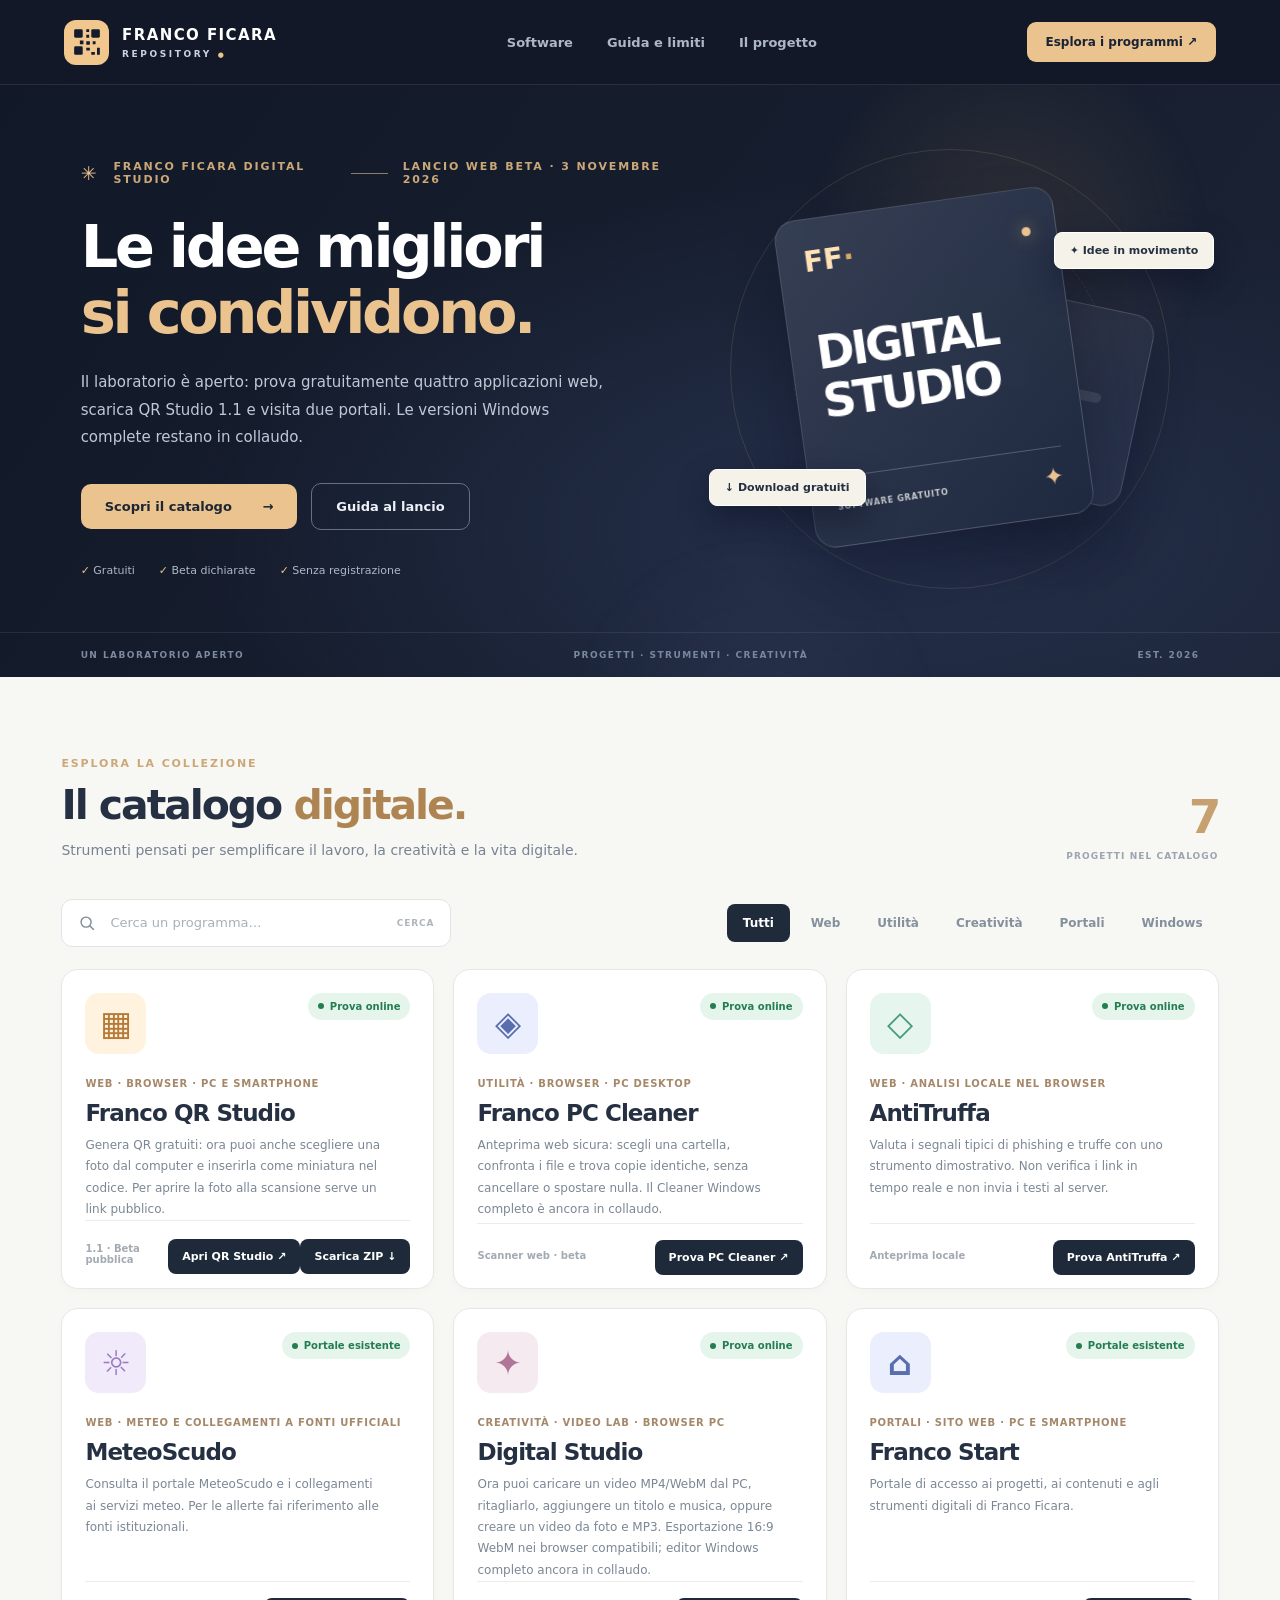
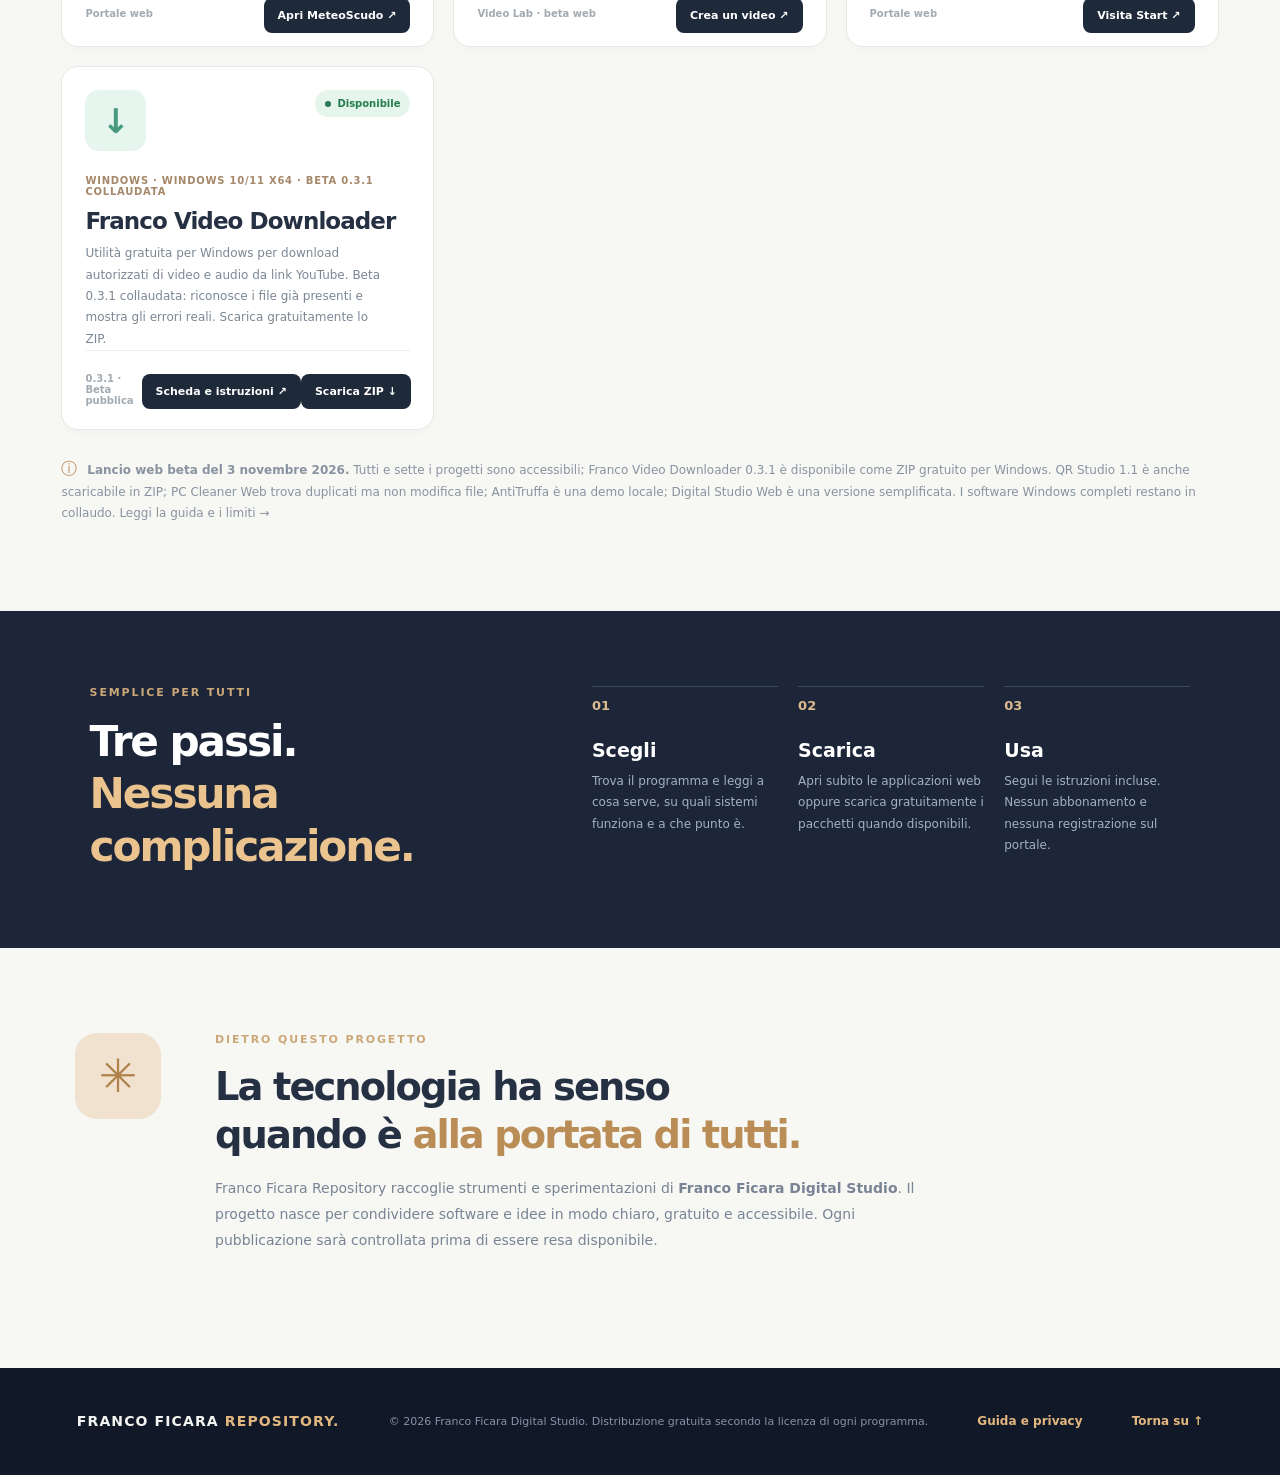
<file: index.html>
<!doctype html>
<html lang="it">
<head>
<meta charset="utf-8">
<meta name="viewport" content="width=device-width,initial-scale=1">
<meta name="theme-color" content="#121827">
<meta name="description" content="Franco Ficara Repository: sette progetti digitali gratuiti. Download Windows Franco Video Downloader 0.3.1 e applicazioni web beta.">
<meta property="og:title" content="Franco Ficara Repository — Software gratuito">
<meta property="og:description" content="Sette progetti digitali gratuiti, fra cui Franco Video Downloader 0.3.1 per Windows, QR Studio, Digital Studio e portali web.">
<title>Franco Ficara Repository — Software gratuito</title>
<link rel="icon" type="image/svg+xml" href="favicon.svg">
<link rel="stylesheet" href="style.css">
<script src="catalogo.js?v=20261104-031" defer></script>
<script src="app.js" defer></script>
</head>
<body>
<div class="site-shell">
<header class="header">
<a class="identity" href="#home" aria-label="Franco Ficara Repository — inizio"><span class="mark"><svg viewBox="0 0 42 42" aria-hidden="true"><rect x="3" y="3" width="12" height="12" rx="2"/><rect x="27" y="3" width="12" height="12" rx="2"/><rect x="3" y="27" width="12" height="12" rx="2"/><path d="M20 3h4v4h-4zM20 11h4v4h-4zM20 20h5v5h-5zM29 20h4v4h-4zM35 29h4v10h-4zM20 29h5v4h-5zM27 35h5v4h-5zM11 19h5v5h-5z"/></svg></span><span><strong>FRANCO FICARA</strong><small>REPOSITORY <span class="amber-dot">●</span></small></span></a>
<nav class="main-nav" aria-label="Navigazione principale"><a href="#software">Software</a><a href="guida.html">Guida e limiti</a><a href="#progetto">Il progetto</a></nav>
<a class="top-cta" href="#software">Esplora i programmi ↗</a>
</header>
<main id="home">
<section class="hero" aria-labelledby="hero-title">
<div class="hero-glow glow-a"></div><div class="hero-glow glow-b"></div>
<div class="hero-body">
<div class="hero-copy">
<div class="overline"><span class="small-sun">✳</span> FRANCO FICARA DIGITAL STUDIO <span class="line"></span> LANCIO WEB BETA · 3 NOVEMBRE 2026</div>
<h1 id="hero-title">Le idee migliori<br><em>si condividono.</em></h1>
<p>Il laboratorio è aperto: prova gratuitamente quattro applicazioni web, scarica QR Studio 1.1 e visita due portali. Le versioni Windows complete restano in collaudo.</p>
<div class="hero-buttons"><a class="button button-primary" href="#software">Scopri il catalogo <span aria-hidden="true">→</span></a><a class="button button-secondary" href="guida.html">Guida al lancio</a></div>
<div class="hero-notes"><span><b class="check">✓</b> Gratuiti</span><span><b class="check">✓</b> Beta dichiarate</span><span><b class="check">✓</b> Senza registrazione</span></div>
</div>
<div class="hero-visual" aria-hidden="true"><div class="orbit orbit-outer"></div><div class="orbit orbit-inner"></div><div class="glass-card card-back"><span class="fake-line short"></span><span class="fake-line"></span><span class="fake-line medium"></span></div><div class="glass-card card-front"><div class="card-head"><span class="card-symbol">FF<span>·</span></span><span class="status-pulse"></span></div><div class="visual-title">DIGITAL<br>STUDIO</div><div class="visual-foot"><span>SOFTWARE GRATUITO</span><span>✦</span></div></div><div class="floating-chip chip-one">✦ Idee in movimento</div><div class="floating-chip chip-two">↓ Download gratuiti</div></div>
</div>
<div class="hero-bottom"><span>UN LABORATORIO APERTO</span><span>PROGETTI · STRUMENTI · CREATIVITÀ</span><span>EST. 2026</span></div>
</section>
<section class="main-section" id="software">
<div class="section-head"><div><div class="label-gold">ESPLORA LA COLLEZIONE</div><h2>Il catalogo <span>digitale.</span></h2><p>Strumenti pensati per semplificare il lavoro, la creatività e la vita digitale.</p></div><div class="collection-mark"><span id="software-count">0</span><small>PROGETTI NEL CATALOGO</small></div></div>
<div class="catalog-toolbar"><label class="search" for="search-input"><svg viewBox="0 0 24 24" aria-hidden="true"><circle cx="10.8" cy="10.8" r="6.7"/><path d="m16 16 5 5"/></svg><input type="search" id="search-input" placeholder="Cerca un programma…" autocomplete="off"><span class="shortcut">CERCA</span></label><div id="filters" class="filters" role="group" aria-label="Filtra il catalogo"></div></div>
<div class="catalog-grid" id="software-grid" aria-live="polite"></div>
<p id="empty-results" class="empty-results" hidden>Non ho trovato programmi per questa ricerca. Prova con un'altra parola.</p>
<p class="catalog-disclaimer"><span>ⓘ</span> <strong>Lancio web beta del 3 novembre 2026.</strong> Tutti e sette i progetti sono accessibili; Franco Video Downloader 0.3.1 è disponibile come ZIP gratuito per Windows. QR Studio 1.1 è anche scaricabile in ZIP; PC Cleaner Web trova duplicati ma non modifica file; AntiTruffa è una demo locale; Digital Studio Web è una versione semplificata. I software Windows completi restano in collaudo. <a href="guida.html">Leggi la guida e i limiti →</a></p>
</section>
<section class="how" id="come-funziona"><div><div class="label-gold">SEMPLICE PER TUTTI</div><h2>Tre passi.<br><em>Nessuna complicazione.</em></h2></div><div class="steps"><article><span>01</span><h3>Scegli</h3><p>Trova il programma e leggi a cosa serve, su quali sistemi funziona e a che punto è.</p></article><article><span>02</span><h3>Scarica</h3><p>Apri subito le applicazioni web oppure scarica gratuitamente i pacchetti quando disponibili.</p></article><article><span>03</span><h3>Usa</h3><p>Segui le istruzioni incluse. Nessun abbonamento e nessuna registrazione sul portale.</p></article></div></section>
<section class="about" id="progetto"><div class="about-icon">✳</div><div><div class="label-gold">DIETRO QUESTO PROGETTO</div><h2>La tecnologia ha senso<br>quando è <em>alla portata di tutti.</em></h2><p>Franco Ficara Repository raccoglie strumenti e sperimentazioni di <strong>Franco Ficara Digital Studio</strong>. Il progetto nasce per condividere software e idee in modo chiaro, gratuito e accessibile. Ogni pubblicazione sarà controllata prima di essere resa disponibile.</p></div></section>
</main>
<footer><div class="footer-brand">FRANCO FICARA <span>REPOSITORY.</span></div><p>© <span id="year"></span> Franco Ficara Digital Studio. Distribuzione gratuita secondo la licenza di ogni programma.</p><a href="guida.html">Guida e privacy</a><a href="#home">Torna su ↑</a></footer>
</div>
</body>
</html>
</file>
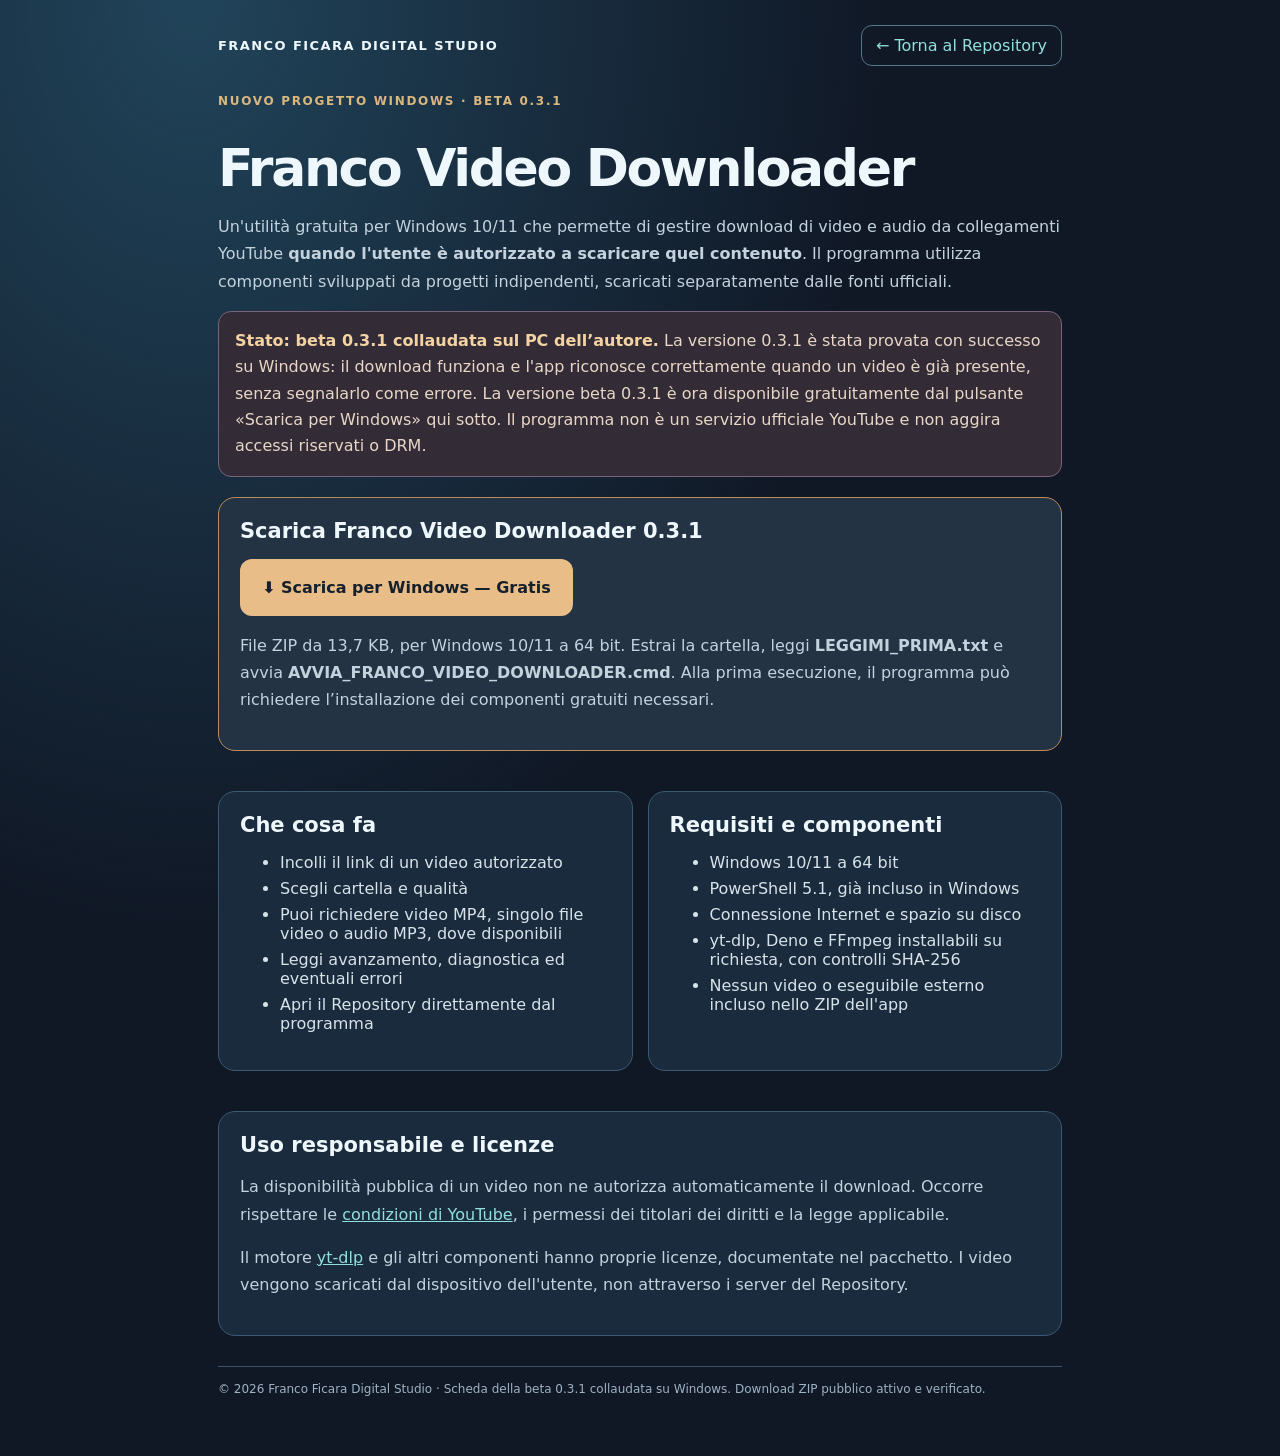
<file: apps/franco-video-downloader/index.html>
<!doctype html>
<html lang="it"><head><meta charset="utf-8"><meta name="viewport" content="width=device-width,initial-scale=1">
<meta name="theme-color" content="#121d2f"><meta name="description" content="Franco Video Downloader beta per Windows. Anteprima del progetto gratuito di Franco Ficara Digital Studio.">
<title>Franco Video Downloader — Beta Windows | Franco Ficara Digital Studio</title>
<style>
:root{font-family:system-ui,-apple-system,"Segoe UI",sans-serif;color:#eef7fb;background:#101826}
*{box-sizing:border-box}body{margin:0;background:radial-gradient(ellipse at 15% 0,#21445a,transparent 45%),#101826;min-height:100vh}
main{max-width:930px;margin:auto;padding:25px clamp(16px,4vw,43px) 60px}
a{color:#91e0db}header{display:flex;justify-content:space-between;gap:15px;flex-wrap:wrap;align-items:center}
.brand{font-size:13px;letter-spacing:.11em;font-weight:800}.back{border:1px solid #55758a;padding:10px 14px;border-radius:11px;text-decoration:none}
h1{font-size:clamp(34px,5vw,52px);letter-spacing:-.045em;line-height:1.1;margin:32px 0 14px}
p{color:#c3d2dd;line-height:1.7}.tag{font-weight:800;color:#d9b77f;font-size:12px;letter-spacing:.14em;margin-top:28px}
.panel{background:#1a2b3d;border:1px solid #395a71;padding:21px;border-radius:17px;margin:20px 0}
.notice{background:#332c37;border:1px solid #78637b;padding:16px;border-radius:13px;color:#e8d7c6;line-height:1.65}
h2{font-size:21px;margin:0 0 12px}li{margin:7px 0;color:#d8e2e9}
.status{font-weight:800;color:#f4d3a3}
.grid{display:grid;grid-template-columns:repeat(2,minmax(0,1fr));gap:15px}
footer{border-top:1px solid #395368;padding-top:15px;color:#9eb2c4;font-size:12px;margin-top:30px}
@media(max-width:650px){.grid{grid-template-columns:1fr}}
</style></head><body><main>
<header><div class="brand">FRANCO FICARA DIGITAL STUDIO</div><a class="back" href="https://blob59.github.io/franco-ficara-repository/">← Torna al Repository</a></header>
<div class="tag">NUOVO PROGETTO WINDOWS · BETA 0.3.1</div>
<h1>Franco Video Downloader</h1>
<p>Un'utilità gratuita per Windows 10/11 che permette di gestire download di video e audio da collegamenti YouTube <strong>quando l'utente è autorizzato a scaricare quel contenuto</strong>. Il programma utilizza componenti sviluppati da progetti indipendenti, scaricati separatamente dalle fonti ufficiali.</p>
<div class="notice"><strong class="status">Stato: beta 0.3.1 collaudata sul PC dell’autore.</strong> La versione 0.3.1 è stata provata con successo su Windows: il download funziona e l'app riconosce correttamente quando un video è già presente, senza segnalarlo come errore. La versione beta 0.3.1 è ora disponibile gratuitamente dal pulsante «Scarica per Windows» qui sotto. Il programma non è un servizio ufficiale YouTube e non aggira accessi riservati o DRM.</div>
<section class="panel" style="border-color:#ba8b5d;background:#233344" aria-label="Download del programma">
<h2>Scarica Franco Video Downloader 0.3.1</h2>
<p><a href="https://blob59.github.io/franco-ficara-repository/Franco_Video_Downloader_0_3_1_MESSAGGI_CORRETTI.zip" download="Franco_Video_Downloader_0_3_1_MESSAGGI_CORRETTI.zip" style="display:inline-block;background:#e9bd88;color:#15202c;font-weight:800;border-radius:12px;padding:15px 22px;text-decoration:none">⬇ Scarica per Windows — Gratis</a></p>
<p>File ZIP da 13,7 KB, per Windows 10/11 a 64 bit. Estrai la cartella, leggi <strong>LEGGIMI_PRIMA.txt</strong> e avvia <strong>AVVIA_FRANCO_VIDEO_DOWNLOADER.cmd</strong>. Alla prima esecuzione, il programma può richiedere l’installazione dei componenti gratuiti necessari.</p>
</section>
<div class="grid">
<section class="panel"><h2>Che cosa fa</h2><ul>
<li>Incolli il link di un video autorizzato</li>
<li>Scegli cartella e qualità</li>
<li>Puoi richiedere video MP4, singolo file video o audio MP3, dove disponibili</li>
<li>Leggi avanzamento, diagnostica ed eventuali errori</li>
<li>Apri il Repository direttamente dal programma</li>
</ul></section>
<section class="panel"><h2>Requisiti e componenti</h2><ul>
<li>Windows 10/11 a 64 bit</li>
<li>PowerShell 5.1, già incluso in Windows</li>
<li>Connessione Internet e spazio su disco</li>
<li>yt-dlp, Deno e FFmpeg installabili su richiesta, con controlli SHA-256</li>
<li>Nessun video o eseguibile esterno incluso nello ZIP dell'app</li>
</ul></section>
</div>
<section class="panel"><h2>Uso responsabile e licenze</h2>
<p>La disponibilità pubblica di un video non ne autorizza automaticamente il download. Occorre rispettare le <a href="https://www.youtube.com/t/terms" target="_blank" rel="noopener noreferrer">condizioni di YouTube</a>, i permessi dei titolari dei diritti e la legge applicabile.</p>
<p>Il motore <a href="https://github.com/yt-dlp/yt-dlp" target="_blank" rel="noopener noreferrer">yt-dlp</a> e gli altri componenti hanno proprie licenze, documentate nel pacchetto. I video vengono scaricati dal dispositivo dell'utente, non attraverso i server del Repository.</p>
</section>
<footer>© 2026 Franco Ficara Digital Studio · Scheda della beta 0.3.1 collaudata su Windows. Download ZIP pubblico attivo e verificato.</footer>
</main></body></html>
</file>
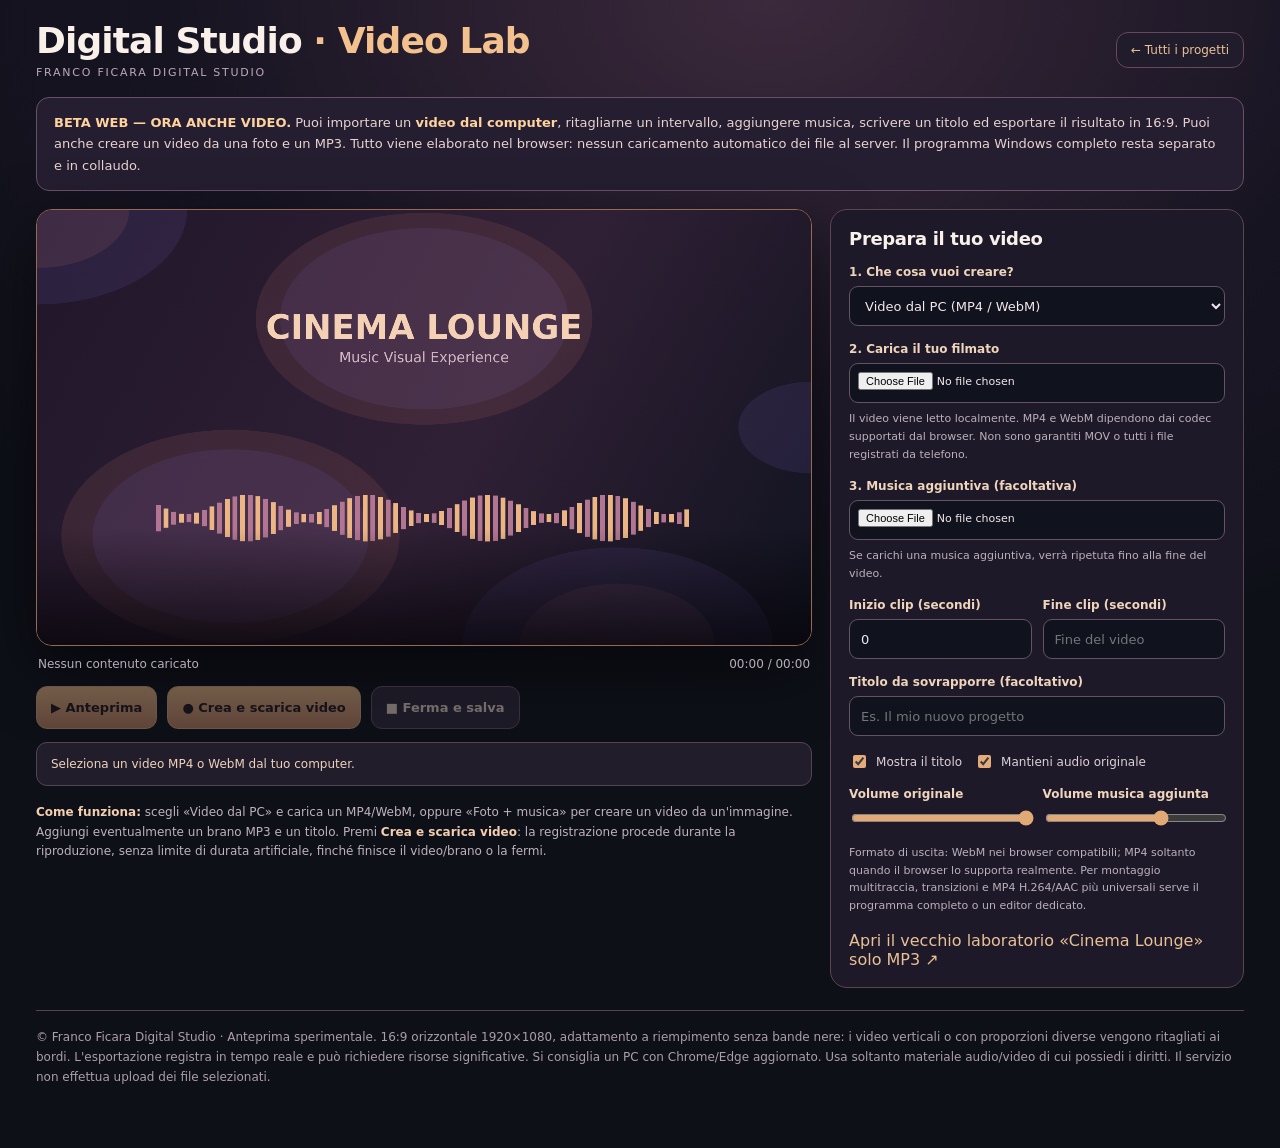
<file: public/apps/digital-studio/index.html>
<!doctype html>
<html lang="it">
<head>
<meta charset="utf-8"><meta name="viewport" content="width=device-width,initial-scale=1">
<meta name="theme-color" content="#11101b">
<meta name="description" content="Digital Studio Web: importa video MP4 e WebM, aggiungi musica o testo, ritaglia un intervallo ed esporta il montaggio 16:9. Beta gratuita.">
<title>Digital Studio Web · Video Lab | Franco Ficara Digital Studio</title>
<style>
:root{font-family:Inter,system-ui,-apple-system,"Segoe UI",sans-serif;color:#f9f0e9;background:#0e0d16}
*{box-sizing:border-box}
body{margin:0;min-height:100vh;background:radial-gradient(ellipse 80% 60% at 60% 0,#3b293c 0,#171422 58%,#0e1018 100%)}
.shell{max-width:1450px;margin:auto;padding:20px clamp(14px,3vw,36px) 48px}
header{display:flex;justify-content:space-between;align-items:center;gap:16px;flex-wrap:wrap}
h1{margin:0;letter-spacing:-.025em;font-size:clamp(22px,3vw,36px)}
h1 span{color:#f3c18e}
.brand{margin-top:5px;color:#bca9b8;font-size:11px;letter-spacing:.16em}
a{color:#eac095;text-decoration:none}.back{padding:10px 14px;border:1px solid #67485c;background:#211c2b;border-radius:12px;font-size:12px}
.banner{margin:18px 0;padding:14px 17px;border:1px solid #665166;background:#241e30;border-radius:13px;color:#e8d3cf;font-size:13px;line-height:1.65}
.banner strong{color:#ffd29e}
.layout{display:grid;grid-template-columns:minmax(0,1.5fr) minmax(300px,0.8fr);gap:18px;align-items:start}
.preview-wrap{min-width:0}
.stage{aspect-ratio:16/9;border:1px solid #986950;background:#080912;border-radius:16px;overflow:hidden;box-shadow:0 24px 65px #0008}
canvas{display:block;width:100%;height:100%}
.preview-meta{display:flex;justify-content:space-between;gap:12px;flex-wrap:wrap;margin:11px 2px;color:#b8adbb;font-size:12px}
.panel{background:#1e1928;border:1px solid #5c4453;border-radius:17px;padding:18px;display:grid;gap:16px}
.panel h2{font-size:18px;letter-spacing:-.02em;margin:0}
.field{display:grid;gap:7px}
.field label,.legend{font-size:12px;color:#efd5bb;font-weight:750}
.field small,.hint{font-size:11px;color:#bcafbb;line-height:1.6}
input[type=file],input[type=text],input[type=number],select{width:100%;min-height:40px;border:1px solid #635363;border-radius:9px;background:#10121e;color:#f4e8ea;font:13px system-ui;padding:8px 11px}
input[type=file]{padding:8px;font-size:11px}
input[type=range]{width:100%;accent-color:#e0a976}
input[type=checkbox]{accent-color:#e4ac7b}
.twocol{display:grid;grid-template-columns:repeat(2,minmax(0,1fr));gap:11px}
.options{display:flex;flex-wrap:wrap;gap:12px;align-items:center;font-size:12px;color:#ddd0d9}
.options label{display:flex;align-items:center;gap:7px}
.controls{display:flex;gap:10px;flex-wrap:wrap;margin-top:15px}
button{border:1px solid #dbab83;border-radius:11px;min-height:43px;padding:11px 14px;font:700 13px system-ui;background:linear-gradient(#edbc87,#c38461);color:#211620;cursor:pointer}
button.secondary{background:#30283a;color:#f0dccc;border-color:#6d5666}
button:disabled{opacity:.45;cursor:not-allowed}
button:focus-visible,a:focus-visible,input:focus-visible,select:focus-visible{outline:3px solid #eed7a1;outline-offset:2px}
.status{margin-top:13px;background:#221d2a;border:1px solid #554255;padding:12px 14px;border-radius:11px;font-size:12px;min-height:44px;color:#efd2bd;line-height:1.5}
.steps{color:#bfb1bf;font-size:12px;line-height:1.65;margin-top:17px}
.steps strong{color:#f4ceb0}
.footer{margin-top:22px;border-top:1px solid #544354;padding-top:16px;color:#ac9dab;font-size:12px;line-height:1.7}
[hidden]{display:none!important}
@media(max-width:950px){.layout{grid-template-columns:1fr}}
@media(max-width:550px){.twocol{grid-template-columns:1fr}.controls>*{flex:1}.panel{padding:14px}.shell{padding:15px 13px 30px}}
</style>
</head>
<body>
<main class="shell">
<header><div><h1>Digital Studio <span>· Video Lab</span></h1><div class="brand">FRANCO FICARA DIGITAL STUDIO</div></div><a class="back" href="/">← Tutti i progetti</a></header>
<div class="banner"><strong>BETA WEB — ORA ANCHE VIDEO.</strong> Puoi importare un <strong>video dal computer</strong>, ritagliarne un intervallo, aggiungere musica, scrivere un titolo ed esportare il risultato in 16:9. Puoi anche creare un video da una foto e un MP3. Tutto viene elaborato nel browser: nessun caricamento automatico dei file al server. Il programma Windows completo resta separato e in collaudo.</div>
<div class="layout">
<div class="preview-wrap">
<div class="stage"><canvas id="scene" width="1920" height="1080" aria-label="Anteprima video 16:9"></canvas></div>
<div class="preview-meta"><span id="sourceInfo">Nessun contenuto caricato</span><span id="timeInfo">00:00 / --:--</span></div>
<div class="controls">
<button id="play" disabled>▶ Anteprima</button>
<button id="record" disabled>● Crea e scarica video</button>
<button id="stop" class="secondary" disabled>■ Ferma e salva</button>
</div>
<div class="status" id="status" role="status" aria-live="polite">Scegli una modalità e un file per iniziare.</div>
<div class="steps"><strong>Come funziona:</strong> scegli «Video dal PC» e carica un MP4/WebM, oppure «Foto + musica» per creare un video da un'immagine. Aggiungi eventualmente un brano MP3 e un titolo. Premi <strong>Crea e scarica video</strong>: la registrazione procede durante la riproduzione, senza limite di durata artificiale, finché finisce il video/brano o la fermi.</div>
</div>
<section class="panel" aria-label="Opzioni di montaggio">
<h2>Prepara il tuo video</h2>
<div class="field"><label for="mode">1. Che cosa vuoi creare?</label>
<select id="mode"><option value="video">Video dal PC (MP4 / WebM)</option><option value="photo">Foto + musica</option><option value="music">Visualizzatore musicale</option></select></div>
<div class="field" id="videoField"><label for="videoFile">2. Carica il tuo filmato</label>
<input id="videoFile" type="file" accept=".mp4,.webm,video/mp4,video/webm">
<small>Il video viene letto localmente. MP4 e WebM dipendono dai codec supportati dal browser. Non sono garantiti MOV o tutti i file registrati da telefono.</small></div>
<div class="field" id="photoField" hidden><label for="photoFile">2. Carica la fotografia</label>
<input id="photoFile" type="file" accept="image/png,image/jpeg,image/webp">
<small>La foto viene adattata alla cornice 16:9. Il brano determina la durata del video.</small></div>
<div class="field"><label for="musicFile"><span id="musicLabel">3. Musica aggiuntiva (facoltativa)</span></label>
<input id="musicFile" type="file" accept="audio/*">
<small id="musicHelp">Puoi aggiungere un MP3 al filmato; se è più corto, si ripete fino alla fine del video.</small></div>
<div class="twocol" id="cutFields">
<div class="field"><label for="cutStart">Inizio clip (secondi)</label><input type="number" id="cutStart" min="0" step="0.1" value="0"></div>
<div class="field"><label for="cutEnd">Fine clip (secondi)</label><input type="number" id="cutEnd" min="0" step="0.1" placeholder="Fine del video"></div>
</div>
<div class="field"><label for="titleText">Titolo da sovrapporre (facoltativo)</label>
<input id="titleText" type="text" maxlength="60" placeholder="Es. Il mio nuovo progetto"></div>
<div class="options"><label><input type="checkbox" id="titleOn" checked> Mostra il titolo</label><label id="originalLabel"><input type="checkbox" id="originalOn" checked> Mantieni audio originale</label></div>
<div class="twocol">
<div class="field" id="originalVolumeField"><label for="originalVolume">Volume originale</label><input id="originalVolume" type="range" min="0" max="100" value="100"></div>
<div class="field"><label for="musicVolume">Volume musica aggiunta</label><input id="musicVolume" type="range" min="0" max="100" value="65"></div>
</div>
<div class="hint">Formato di uscita: WebM nei browser compatibili; MP4 soltanto quando il browser lo supporta realmente. Per montaggio multitraccia, transizioni e MP4 H.264/AAC più universali serve il programma completo o un editor dedicato.</div>
<a href="music.html">Apri il vecchio laboratorio «Cinema Lounge» solo MP3 ↗</a>
</section>
</div>
<p class="footer">© Franco Ficara Digital Studio · Anteprima sperimentale. 16:9 orizzontale 1920×1080, adattamento a riempimento senza bande nere: i video verticali o con proporzioni diverse vengono ritagliati ai bordi. L'esportazione registra in tempo reale e può richiedere risorse significative. Si consiglia un PC con Chrome/Edge aggiornato. Usa soltanto materiale audio/video di cui possiedi i diritti. Il servizio non effettua upload dei file selezionati.</p>
<video id="sourceVideo" preload="auto" playsinline hidden></video>
<audio id="sourceAudio" preload="auto" playsinline hidden></audio>
</main>
<script>
(() => {
'use strict';
const $=id=>document.getElementById(id);
const canvas=$('scene'),ctx=canvas.getContext('2d',{alpha:false}),video=$('sourceVideo'),song=$('sourceAudio');
const play=$('play'),record=$('record'),stop=$('stop'),status=$('status');
const W=1920,H=1080;
let videoUrl=null,photoUrl=null,musicUrl=null,photo=null,ac=null,mix=null,destination=null,analyser=null,vg=null,mg=null,recorder=null,recorded=[],recordMime='',isRecording=false,isStarting=false,filename='Digital-Studio',loadedVideoDuration=0,exportStart=0,exportEnd=0,raf=0,lastFrame=0;
const mode=()=> $('mode').value;
const say=s=>{status.textContent=s;};
const pad=n=>String(Math.max(0,Math.floor(n))).padStart(2,'0');
const clock=n=> Number.isFinite(n)?pad(n/60)+':'+pad(n%60):'--:--';
const active=()=> !play.disabled;
function setButtons(){
 const selected=mode()==='video'?!!videoUrl:mode()==='photo'?!!photo&&!!musicUrl:!!musicUrl;
 const locked=isRecording||isStarting;
 play.disabled=!selected||locked;record.disabled=!selected||locked;stop.disabled=!isRecording;
 for(const id of ['mode','videoFile','photoFile','musicFile','cutStart','cutEnd']) $(id).disabled=locked;
}
function changeMode(){
 if(isRecording||isStarting)return;
 const m=mode();
 $('videoField').hidden=m!=='video';$('photoField').hidden=m!=='photo';$('cutFields').hidden=m!=='video';
 $('originalLabel').hidden=m!=='video';$('originalVolumeField').hidden=m!=='video';
 $('musicLabel').textContent=m==='video'?'3. Musica aggiuntiva (facoltativa)':'3. Carica un brano musicale';
 $('musicHelp').textContent=m==='video'?'Se carichi una musica aggiuntiva, verrà ripetuta fino alla fine del video.':'Per questa modalità è necessario selezionare una traccia audio.';
 resetPlayback();
 const sourceName=m==='video'?$('videoFile').files[0]?.name:m==='photo'?$('photoFile').files[0]?.name:$('musicFile').files[0]?.name;
 filename=sourceName?sourceName.replace(/\.[^.]+$/,''):'Digital-Studio';
 setButtons();
 if(m==='video')say(videoUrl?'Video pronto. Controlla il taglio e avvia un’anteprima.':'Seleziona un video MP4 o WebM dal tuo computer.');
 if(m==='photo')say(photo?'Foto pronta: scegli anche il brano musicale.':'Seleziona una fotografia e un brano musicale.');
 if(m==='music')say(musicUrl?'Brano pronto per il visualizzatore.':'Seleziona un brano musicale.');
}
function resetPlayback(){
 video.pause();song.pause();song.loop=false;play.textContent='▶ Anteprima';
 try{if(mode()==='video')video.currentTime=Number($('cutStart').value)||0;}catch{}
}
function clearFile(kind){
 if(kind==='video'&&videoUrl){URL.revokeObjectURL(videoUrl);videoUrl=null;video.removeAttribute('src');video.load();loadedVideoDuration=0;}
 if(kind==='photo'&&photoUrl){URL.revokeObjectURL(photoUrl);photoUrl=null;photo=null;}
 if(kind==='music'&&musicUrl){URL.revokeObjectURL(musicUrl);musicUrl=null;song.removeAttribute('src');song.load();}
}
$('mode').addEventListener('change',changeMode);
$('videoFile').addEventListener('change',()=>{
 if(isRecording||isStarting)return;clearFile('video');const f=$('videoFile').files[0];
 if(!f){setButtons();return;}
 videoUrl=URL.createObjectURL(f);filename=f.name.replace(/\.[^.]+$/,'')||'Digital-Studio';
 video.src=videoUrl;video.load();say('Caricamento filmato: '+f.name);setButtons();
});
video.addEventListener('loadedmetadata',()=>{
 loadedVideoDuration=Number.isFinite(video.duration)?video.duration:0;
 $('cutEnd').placeholder=loadedVideoDuration?('Fine: '+loadedVideoDuration.toFixed(1)+' s'):'Fine del video';
 $('sourceInfo').textContent='Video: '+video.videoWidth+'×'+video.videoHeight+(loadedVideoDuration?' · '+clock(loadedVideoDuration):'');
 say('Filmato caricato. Puoi scegliere un intervallo e creare il video.');setButtons();
});
video.addEventListener('error',()=>{
 if(!videoUrl)return;
 say('Il browser non riesce a leggere questo video. Prova un MP4 H.264 o WebM compatibile.');
 if(!isRecording&&!isStarting){play.disabled=true;record.disabled=true;}
});
$('photoFile').addEventListener('change',()=>{
 if(isRecording||isStarting)return;clearFile('photo');const f=$('photoFile').files[0];if(!f){setButtons();return;}
 photoUrl=URL.createObjectURL(f);const img=new Image();
 img.onload=()=>{if(photoUrl){photo=img;filename=f.name.replace(/\.[^.]+$/,'')||'Digital-Studio';say('Fotografia caricata: '+f.name);setButtons();}};
 img.onerror=()=>say('Immagine non supportata dal browser.');
 img.src=photoUrl;
});
$('musicFile').addEventListener('change',()=>{
 if(isRecording||isStarting)return;clearFile('music');const f=$('musicFile').files[0];
 if(!f){setButtons();return;}
 musicUrl=URL.createObjectURL(f);song.src=musicUrl;song.load();
 if(mode()!=='video')filename=f.name.replace(/\.[^.]+$/,'')||'Digital-Studio';
 say('Musica caricata: '+f.name);setButtons();
});
song.addEventListener('error',()=>{if(musicUrl)say('Questo brano non è riproducibile dal browser.');});
function applyLevels(){
 if(vg)vg.gain.value=mode()==='video'&&$('originalOn').checked?Number($('originalVolume').value)/100:0;
 if(mg)mg.gain.value=Number($('musicVolume').value)/100;
}
$('originalOn').addEventListener('change',applyLevels);
$('originalVolume').addEventListener('input',applyLevels);
$('musicVolume').addEventListener('input',applyLevels);
async function audioReady(){
 if(!ac){
  const C=window.AudioContext||window.webkitAudioContext;if(!C)throw new Error('Il browser non supporta Web Audio.');
  ac=new C();mix=ac.createGain();destination=ac.createMediaStreamDestination();analyser=ac.createAnalyser();analyser.fftSize=512;
  const vs=ac.createMediaElementSource(video),ms=ac.createMediaElementSource(song);
  vg=ac.createGain();mg=ac.createGain();vs.connect(vg);ms.connect(mg);vg.connect(mix);mg.connect(mix);
  mix.connect(ac.destination);mix.connect(destination);mix.connect(analyser);
 }
 if(ac.state==='suspended')await ac.resume();
 applyLevels();
}
function getBounds(){
 if(mode()!=='video')return {start:0,end:0};
 const start=Number($('cutStart').value||0),raw=$('cutEnd').value.trim();
 const end=raw===''?loadedVideoDuration:Number(raw);
 if(!Number.isFinite(start)||start<0||!Number.isFinite(end)||end<=start||!loadedVideoDuration||start>=loadedVideoDuration||end>loadedVideoDuration+.1)throw new Error('Controlla inizio e fine: devono essere all’interno del video, con la fine dopo l’inizio.');
 return {start,end:Math.min(end,loadedVideoDuration)};
}
function drawCover(media,mw,mh){
 if(!(mw>0&&mh>0))return;
 const scale=Math.max(W/mw,H/mh),dw=mw*scale,dh=mh*scale;
 ctx.drawImage(media,(W-dw)/2,(H-dh)/2,dw,dh);
}
function drawLounge(time,level,data){
 const g=ctx.createLinearGradient(0,0,W,H);g.addColorStop(0,'#20162a');g.addColorStop(.55,'#302035');g.addColorStop(1,'#101320');ctx.fillStyle=g;ctx.fillRect(0,0,W,H);
 for(let i=0;i<9;i++){const r=300+120*Math.sin(time*.4+i);ctx.fillStyle=i%2?'#ad665e28':'#6652a52b';ctx.beginPath();ctx.ellipse((i%5)*W/4,((i*3)%5)*H/4,r,r*.63,0,0,Math.PI*2);ctx.fill();}
 ctx.textAlign='center';ctx.fillStyle='#f4d1b5';ctx.font='800 84px system-ui';ctx.fillText('CINEMA LOUNGE',W/2,320);
 ctx.font='400 35px system-ui';ctx.fillStyle='#d2b5c3';ctx.fillText('Music Visual Experience',W/2,378);
 const n=70,barW=12,space=19;let start=(W-n*space)/2;for(let i=0;i<n;i++){const ix=data?Math.floor(i*data.length/n):0;const v=data?data[ix]/255:(.08+.06*Math.sin(time*2+i*.4));const h=Math.max(10,Math.pow(Math.max(0,v),.9)*340);ctx.fillStyle=i%2?'#edb583':'#b27692';ctx.fillRect(start+i*space,765-h,barW,h*2);}
}
function draw(stamp){
 raf=requestAnimationFrame(draw);
 const threshold=isRecording||(!video.paused||!song.paused)?33:100;
 if(stamp-lastFrame<threshold)return;
 lastFrame=stamp;
 const m=mode(),time=stamp/1000;
 const data=analyser?new Uint8Array(analyser.frequencyBinCount):null;if(data)analyser.getByteFrequencyData(data);
 if(m==='video'&&video.readyState>=2&&video.videoWidth){
  ctx.fillStyle='#090b12';ctx.fillRect(0,0,W,H);drawCover(video,video.videoWidth,video.videoHeight);
 }else if(m==='photo'&&photo){ctx.fillStyle='#10101a';ctx.fillRect(0,0,W,H);drawCover(photo,photo.naturalWidth,photo.naturalHeight);}
 else drawLounge(time,0,data);
 if(m!=='music'){
  const grd=ctx.createLinearGradient(0,H-290,0,H);grd.addColorStop(0,'#08060b00');grd.addColorStop(1,'#07050bcc');ctx.fillStyle=grd;ctx.fillRect(0,H-290,W,290);
 }
 const title=$('titleText').value.trim();
 if($('titleOn').checked&&title){ctx.font='750 60px system-ui';ctx.textAlign='center';ctx.fillStyle='#0009';ctx.fillText(title.slice(0,60),W/2+3,H-116+3);ctx.fillStyle='#fff4dd';ctx.fillText(title.slice(0,60),W/2,H-116);}
 const duration=m==='video'?(exportEnd||loadedVideoDuration):song.duration;
 const current=m==='video'?video.currentTime:song.currentTime;
 $('timeInfo').textContent=clock(current)+' / '+clock(duration);
 if(m==='video'&&exportEnd&&video.currentTime>=exportEnd-.02){
  if(isRecording)endRecording();
  else if(!video.paused){pauseMedia();say('Anteprima terminata al punto finale selezionato.');}
 }
}
requestAnimationFrame(draw);
function selectedSource(){
 if(mode()==='video'&&(!videoUrl||!loadedVideoDuration))throw new Error('Carica un video compatibile e attendi l’anteprima.');
 if(mode()==='photo'&&(!photo||!musicUrl))throw new Error('Servono una fotografia e un brano audio.');
 if(mode()==='music'&&!musicUrl)throw new Error('Carica un brano audio.');
}
async function startMedia(reset){
 const m=mode();await audioReady();
 if(reset){video.pause();song.pause();if(m==='video'){const b=getBounds();video.currentTime=b.start;exportStart=b.start;exportEnd=b.end;}else{song.currentTime=0;exportEnd=0;}}
 if(m==='video'){if(musicUrl){song.loop=true;await song.play();}await video.play();}
 else{song.loop=false;await song.play();}
}
function pauseMedia(){video.pause();song.pause();play.textContent='▶ Anteprima';}
play.addEventListener('click',async()=>{
 if(isRecording||isStarting)return;
 try{selectedSource();
  if((mode()==='video'?video:song).paused){
   if(mode()==='video'){
    const bounds=getBounds();exportEnd=bounds.end;
    if(video.currentTime<bounds.start||video.currentTime>=bounds.end-.02)video.currentTime=bounds.start;
   }
   await startMedia(false);play.textContent='❚❚ Pausa';say('Anteprima in riproduzione.');
  }
  else{pauseMedia();say('Anteprima in pausa.');}
 }catch(e){pauseMedia();say('Anteprima non disponibile: '+e.message);}
});
function stopMedia(){
 pauseMedia();
 if(isRecording&&recorder&&recorder.state!=='inactive'){try{recorder.stop();}catch(e){say('Errore durante l’arresto: '+e.message);}}
}
function endRecording(){
 if(!isRecording)return;
 isRecording=false;stop.disabled=true;pauseMedia();
 if(recorder&&recorder.state==='recording')recorder.stop();
}
video.addEventListener('ended',()=>{if(isRecording)endRecording();else pauseMedia();});
song.addEventListener('ended',()=>{if(mode()!=='video'){if(isRecording)endRecording();else pauseMedia();}});
function finish(){
 const mime=recordMime||'video/webm';
 if(!recorded.length){say('Nessun file prodotto. Riprova con un file compatibile.');return;}
 const blob=new Blob(recorded,{type:mime}),uri=URL.createObjectURL(blob);
 const extension=mime.toLowerCase().startsWith('video/mp4')?'.mp4':'.webm';
 const a=document.createElement('a');a.href=uri;a.download='Franco-Digital-Studio-'+(filename||'Video')+extension;
 document.body.append(a);a.click();a.remove();setTimeout(()=>URL.revokeObjectURL(uri),60000);
 say('Video creato e scaricato ('+(blob.size/1048576).toFixed(1)+' MB). Formato '+extension.substring(1).toUpperCase()+'.');
}
record.addEventListener('click',async()=>{
 if(isRecording||isStarting)return;
 isStarting=true;setButtons();recorded=[];recorder=null;
 try{
  selectedSource();
  if(!canvas.captureStream||!window.MediaRecorder)throw new Error('Questo browser non supporta la registrazione video.');
  if(mode()==='video')getBounds();
  await audioReady();
  const canvasStream=canvas.captureStream(30);
  const stream=new MediaStream([...canvasStream.getVideoTracks(),...destination.stream.getAudioTracks()]);
  const mimes=['video/webm;codecs=vp9,opus','video/webm;codecs=vp8,opus','video/webm','video/mp4;codecs=avc1.42E01E,mp4a.40.2','video/mp4'];
  const supported=mimes.find(t=>MediaRecorder.isTypeSupported(t));
  recorder=new MediaRecorder(stream,supported?{mimeType:supported,videoBitsPerSecond:4500000}:undefined);
  recordMime=recorder.mimeType||supported||'video/webm';
  recorder.ondataavailable=e=>{if(e.data&&e.data.size)recorded.push(e.data);};
  recorder.onerror=e=>say('Errore del registratore. Prova un altro file o browser.');
  recorder.onstop=()=>{
   canvasStream.getTracks().forEach(t=>t.stop());isRecording=false;isStarting=false;setButtons();finish();
  };
  await startMedia(true);
  recorder.start(1000);isRecording=true;isStarting=false;setButtons();
  say('Registrazione in corso: il video sarà salvato al termine. Puoi fermarla manualmente.');
 }catch(e){
  pauseMedia();isRecording=false;isStarting=false;
  if(recorder&&recorder.state==='recording')recorder.stop();
  setButtons();say('Impossibile avviare la registrazione: '+e.message);
 }
});
stop.addEventListener('click',endRecording);
$('cutStart').addEventListener('change',()=>{if(!isRecording&&!isStarting)try{video.currentTime=Number($('cutStart').value)||0;}catch{}});
$('cutEnd').addEventListener('change',()=>{if(!isRecording&&!isStarting)try{getBounds();}catch(e){say(e.message);}});
window.addEventListener('beforeunload',()=>{clearFile('video');clearFile('photo');clearFile('music');});
changeMode();
})();
</script>
</body></html>
</file>
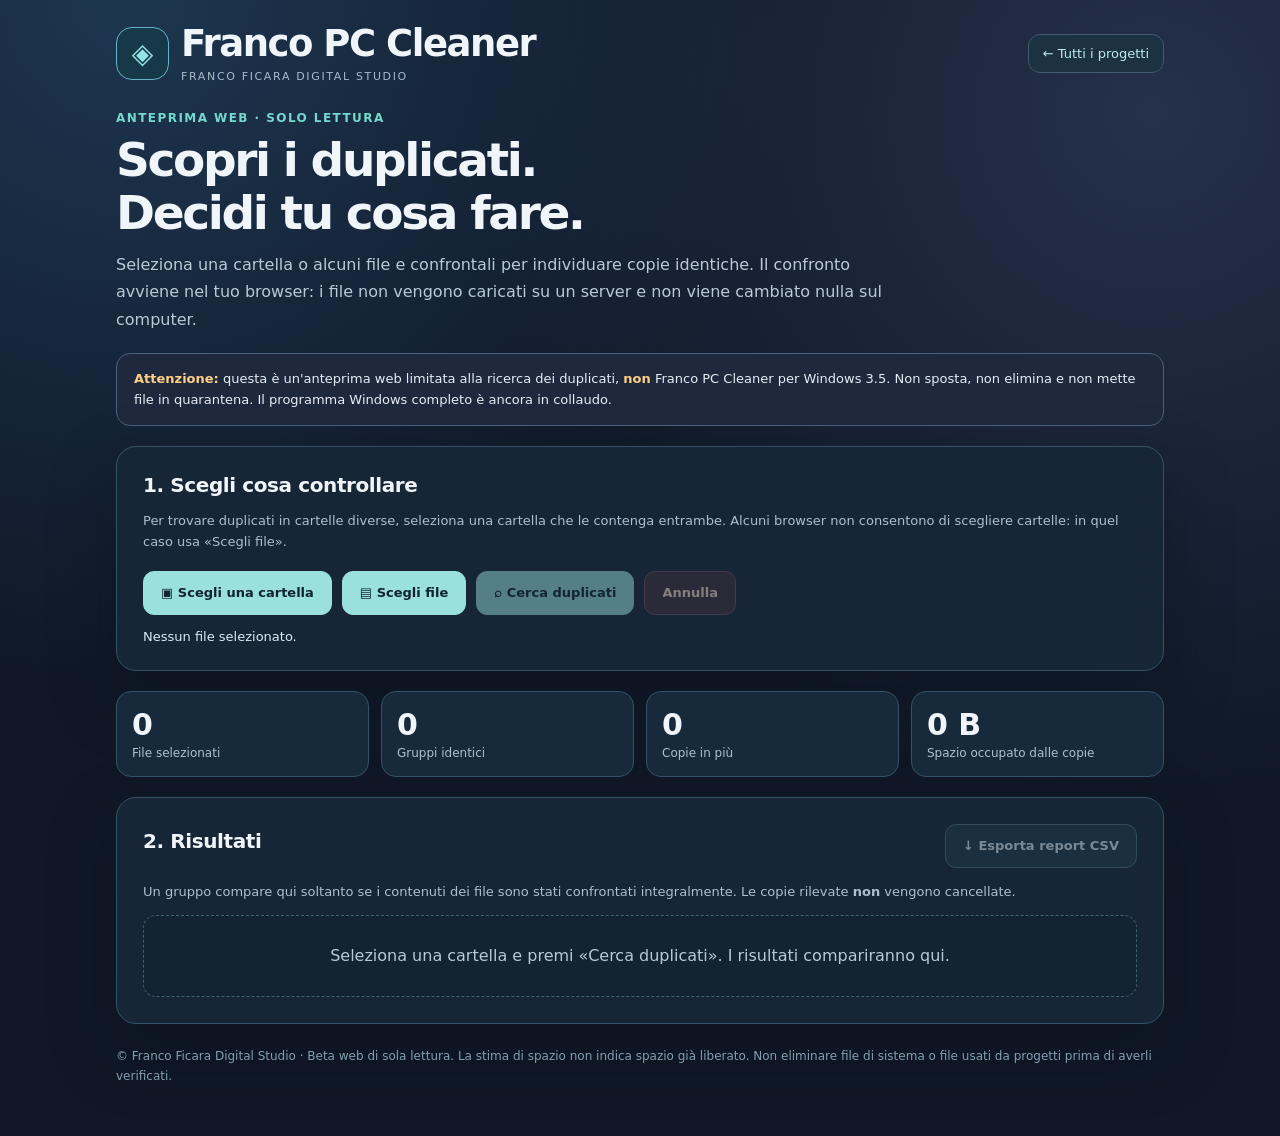
<file: public/apps/franco-pc-cleaner/index.html>
<!doctype html>
<html lang="it">
<head>
<meta charset="utf-8"><meta name="viewport" content="width=device-width, initial-scale=1">
<meta name="theme-color" content="#101928">
<meta name="description" content="Franco PC Cleaner: anteprima web sicura per individuare duplicati senza modificare i file.">
<title>Franco PC Cleaner — Scanner Web di prova</title>
<style>
:root{font-family:Inter,system-ui,-apple-system,"Segoe UI",sans-serif;color:#f0f5fa;background:#101827}
*{box-sizing:border-box}body{margin:0;min-height:100vh;background:radial-gradient(circle at 10% 0,#1d3650,transparent 42%),radial-gradient(circle at 90% 10%,#25314a,transparent 44%),#101827}
main{max-width:1120px;margin:auto;padding:22px clamp(15px,3vw,36px) 50px}
header{display:flex;justify-content:space-between;align-items:center;gap:14px;flex-wrap:wrap}
.brand{display:flex;align-items:center;gap:12px}.logo{display:grid;place-items:center;width:53px;height:53px;border:1px solid #62b3c7;border-radius:16px;background:#173847;color:#92e3e5;font-size:28px}
h1{font-size:clamp(23px,3vw,37px);letter-spacing:-.04em;margin:0}.brand small{font-size:11px;letter-spacing:.15em;color:#a4bbc9}
a{color:#bde9f2;text-decoration:none}.back{padding:11px 14px;border:1px solid #3f5d71;border-radius:12px;background:#1c3141;font-size:13px}
.lead{margin-top:27px}.eyebrow{font-size:12px;color:#75d8cd;font-weight:750;letter-spacing:.12em}h2{font-size:clamp(27px,4vw,47px);letter-spacing:-.05em;line-height:1.12;margin:9px 0 12px}.lead p{color:#b9cad6;max-width:780px;line-height:1.7;margin:0}
.notice{padding:14px 17px;background:#1e293d;border:1px solid #4c6080;border-radius:14px;margin:20px 0;color:#e7edf6;font-size:13px;line-height:1.65}
.notice strong{color:#ffcf86}
.panel{background:#162637;border:1px solid #355368;border-radius:20px;padding:clamp(16px,2.6vw,26px);box-shadow:0 26px 65px #080e1866;margin-top:17px}
.panel h3{font-size:20px;letter-spacing:-.02em;margin:0 0 10px}.muted{color:#adc0ce;font-size:13px;line-height:1.65}
.controls{display:flex;flex-wrap:wrap;gap:10px;margin-top:18px}
.file-label,button{display:inline-flex;align-items:center;justify-content:center;gap:9px;padding:12px 17px;border-radius:11px;min-height:44px;font:700 13px system-ui;cursor:pointer;transition:background .16s}
.file-label,.primary{background:#9ae1de;color:#102332;border:1px solid #9ae1de}.secondary{background:#203a4a;color:#e5f5fc;border:1px solid #4e7688}.danger{color:#ffe1c8;background:#412f3b;border:1px solid #785366}
.file-label:hover,.primary:hover{background:#c4fbf5}.secondary:hover{background:#2c5061}
button:disabled{opacity:.48;cursor:not-allowed}input[type=file]{position:absolute;width:1px;height:1px;opacity:0;overflow:hidden}
input[type=file]:focus-visible + span{outline:3px solid #fff}button:focus-visible,.file-label:focus-within,.back:focus-visible{outline:3px solid #b5f8e4;outline-offset:3px}
#selection{margin-top:14px;color:#dceaf2;font-size:13px}
.progress{margin-top:13px;display:none}.progress[aria-hidden=false]{display:block}.bar{height:9px;border-radius:20px;background:#304355;overflow:hidden;margin-top:9px}
.bar i{display:block;height:100%;width:0;background:#8bddd2;transition:width .2s}
.metrics{display:grid;grid-template-columns:repeat(4,minmax(0,1fr));gap:12px;margin:20px 0}
.metric{background:#172a3b;border:1px solid #355267;border-radius:15px;padding:15px}.metric strong{display:block;font-size:clamp(22px,3vw,30px);font-variant-numeric:tabular-nums}.metric small{font-size:12px;color:#aac2d0}
.empty{background:#122332;border:1px dashed #416174;color:#b7cad5;padding:27px 20px;border-radius:13px;text-align:center;line-height:1.65}
.table-wrap{overflow-x:auto}table{width:100%;border-collapse:collapse;min-width:550px}th,td{text-align:left;padding:13px 10px;border-bottom:1px solid #314958;font-size:13px;vertical-align:top}th{color:#8edcd9;font-size:12px}td small{color:#9eb3c1;display:block;margin-top:4px;word-break:break-all}.group-title{padding:12px 4px 5px;color:#a6d8e2;font-size:13px;font-weight:750}
footer{font-size:12px;color:#849faf;margin-top:23px;line-height:1.6}
@media(max-width:650px){.metrics{grid-template-columns:repeat(2,minmax(0,1fr))}.controls>*{flex:1}.brand small{letter-spacing:.05em}}
</style>
</head>
<body><main>
<header><div class="brand"><div class="logo" aria-hidden="true">◈</div><div><h1>Franco PC Cleaner</h1><small>FRANCO FICARA DIGITAL STUDIO</small></div></div><a class="back" href="/">← Tutti i progetti</a></header>
<section class="lead"><div class="eyebrow">ANTEPRIMA WEB · SOLO LETTURA</div><h2>Scopri i duplicati.<br>Decidi tu cosa fare.</h2>
<p>Seleziona una cartella o alcuni file e confrontali per individuare copie identiche. Il confronto avviene nel tuo browser: i file non vengono caricati su un server e non viene cambiato nulla sul computer.</p></section>
<div class="notice"><strong>Attenzione:</strong> questa è un'anteprima web limitata alla ricerca dei duplicati, <strong>non</strong> Franco PC Cleaner per Windows 3.5. Non sposta, non elimina e non mette file in quarantena. Il programma Windows completo è ancora in collaudo.</div>
<section class="panel" aria-labelledby="choose-title"><h3 id="choose-title">1. Scegli cosa controllare</h3>
<p class="muted">Per trovare duplicati in cartelle diverse, seleziona una cartella che le contenga entrambe. Alcuni browser non consentono di scegliere cartelle: in quel caso usa «Scegli file».</p>
<div class="controls">
<label class="file-label"><input id="folder" type="file" webkitdirectory directory multiple><span>▣ Scegli una cartella</span></label>
<label class="file-label"><input id="files" type="file" multiple><span>▤ Scegli file</span></label>
<button id="start" class="primary" disabled>⌕ Cerca duplicati</button>
<button id="cancel" class="danger" disabled>Annulla</button>
</div>
<div id="selection" aria-live="polite">Nessun file selezionato.</div>
<div id="progress" class="progress" aria-hidden="true"><div class="muted" id="status" role="status" aria-live="polite">Pronto.</div><div class="bar"><i id="fill"></i></div></div>
</section>
<section class="metrics" aria-label="Statistiche"><div class="metric"><strong id="count">0</strong><small>File selezionati</small></div><div class="metric"><strong id="groups">0</strong><small>Gruppi identici</small></div><div class="metric"><strong id="copies">0</strong><small>Copie in più</small></div><div class="metric"><strong id="bytes">0 B</strong><small>Spazio occupato dalle copie</small></div></section>
<section class="panel" aria-labelledby="results-title"><div style="display:flex;align-items:center;justify-content:space-between;flex-wrap:wrap;gap:10px"><h3 id="results-title">2. Risultati</h3><button id="csv" class="secondary" disabled>↓ Esporta report CSV</button></div>
<p class="muted">Un gruppo compare qui soltanto se i contenuti dei file sono stati confrontati integralmente. Le copie rilevate <strong>non</strong> vengono cancellate.</p>
<div id="results" class="empty">Seleziona una cartella e premi «Cerca duplicati». I risultati compariranno qui.</div>
</section>
<footer>© Franco Ficara Digital Studio · Beta web di sola lettura. La stima di spazio non indica spazio già liberato. Non eliminare file di sistema o file usati da progetti prima di averli verificati.</footer>
</main>
<script>
(()=>{'use strict';
const $=id=>document.getElementById(id);
let chosen=[],run=0,summary=[],busy=false;
const fmt=n=>{if(!n)return '0 B';const unit=['B','KB','MB','GB','TB'];let i=0;while(n>=1024&&i<unit.length-1){n/=1024;i++;}return (i?n.toFixed(n<10?2:1):String(n))+' '+unit[i];};
const nice=f=>f.webkitRelativePath||f.name;
const setText=(id,t)=>$(id).textContent=t;
function select(e){if(busy)return;chosen=Array.from(e.target.files||[]);$('folder'===e.target.id?'files':'folder').value='';
summary=[];setText('selection',chosen.length?chosen.length.toLocaleString('it')+' file selezionati, '+fmt(chosen.reduce((a,f)=>a+f.size,0))+'.':'Nessun file selezionato.');
setText('count',chosen.length.toLocaleString('it'));setText('groups','0');setText('copies','0');setText('bytes','0 B');$('csv').disabled=true;$('start').disabled=chosen.length===0;$('results').replaceChildren();$('results').className='empty';$('results').textContent='Pronto per il confronto: premi «Cerca duplicati».';
$('progress').setAttribute('aria-hidden','true');}
$('folder').addEventListener('change',select);$('files').addEventListener('change',select);
function progress(current,total,msg){$('progress').setAttribute('aria-hidden','false');setText('status',msg);$('fill').style.width=(total?Math.min(100,Math.round(100*current/total)):0)+'%';}
async function same(a,b,token){
 if(a.size!==b.size)return false;
 const block=1024*1024;
 for(let i=0;i<a.size;i+=block){if(run!==token)throw new Error('Analisi annullata');
  const [x,y]=await Promise.all([a.slice(i,i+block).arrayBuffer(),b.slice(i,i+block).arrayBuffer()]);
  const aa=new Uint8Array(x),bb=new Uint8Array(y);if(aa.length!==bb.length)return false;
  for(let j=0;j<aa.length;j++)if(aa[j]!==bb[j])return false;
  if(i%(8*block)===0)await new Promise(resolve=>setTimeout(resolve,0));
 }
 return true;
}
function addRow(body,group,id,f){const row=document.createElement('tr');const a=document.createElement('td'),b=document.createElement('td'),c=document.createElement('td');a.textContent=id===0?'Originale di riferimento':'Copia identica';a.style.color=id===0?'#bad7d8':'#f5c58f';b.textContent=f.name;const path=document.createElement('small');path.textContent=nice(f);b.append(path);c.textContent=fmt(f.size);row.append(a,b,c);body.append(row);}
function render(groups){const output=$('results');output.replaceChildren();output.className='';if(!groups.length){output.className='empty';output.textContent='Nessuna copia identica trovata tra i file selezionati.';return;}
for(let i=0;i<groups.length;i++){const gr=groups[i];const title=document.createElement('div');title.className='group-title';title.textContent='Gruppo '+(i+1)+' · '+gr.length+' file identici · '+fmt(gr[0].size)+' ciascuno';output.append(title);const wrap=document.createElement('div');wrap.className='table-wrap';const table=document.createElement('table');const th=document.createElement('thead');const head=document.createElement('tr');for(const label of ['Tipo','Nome e percorso','Dimensione']){const cell=document.createElement('th');cell.textContent=label;head.append(cell);}th.append(head);table.append(th);const body=document.createElement('tbody');gr.forEach((f,id)=>addRow(body,gr,id,f));table.append(body);wrap.append(table);output.append(wrap);}}
function end(){busy=false;$('start').disabled=!chosen.length;$('cancel').disabled=true;$('folder').disabled=false;$('files').disabled=false;}
$('start').addEventListener('click',async()=>{
 if(busy||!chosen.length)return;busy=true;const token=++run;$('start').disabled=true;$('cancel').disabled=false;$('folder').disabled=true;$('files').disabled=true;$('csv').disabled=true;
 const buckets=new Map();for(const f of chosen){if(!buckets.has(f.size))buckets.set(f.size,[]);buckets.get(f.size).push(f);}
 const candidates=[...buckets.values()].filter(a=>a.length>1);
 const total=candidates.reduce((a,g)=>a+g.length,0);let examined=0;const found=[];
 try{progress(0,total||1,'Analisi in corso: confronto completo dei contenuti…');
 for(const bucket of candidates){const exact=[];
  for(const file of bucket){if(run!==token)throw new Error('Analisi annullata');
   let matched=false;
   for(const g of exact){if(await same(file,g[0],token)){g.push(file);matched=true;break;}}
   if(!matched)exact.push([file]);
   examined++;progress(examined,total,'Confrontati '+examined+' di '+total+' file con dimensioni compatibili.');
   await new Promise(resolve=>setTimeout(resolve,0));
  }
  found.push(...exact.filter(g=>g.length>1));
 }
 if(run!==token)throw new Error('Analisi annullata');
 summary=found;render(found);
 const copies=found.reduce((n,g)=>n+g.length-1,0),bytes=found.reduce((n,g)=>n+(g.length-1)*g[0].size,0);
 setText('groups',found.length.toLocaleString('it'));setText('copies',copies.toLocaleString('it'));setText('bytes',fmt(bytes));
 $('csv').disabled=!found.length;progress(1,1,'Analisi terminata. Nessun file è stato modificato.');
 }catch(error){if(run===token){summary=[];progress(1,1,error&&error.message==='Analisi annullata'?'Analisi annullata, nessun file modificato.':'Impossibile completare: '+(error&&error.message||'errore'));if(error&&error.message!=='Analisi annullata')console.error(error);}}
 finally{if(run===token)end();}
});
$('cancel').addEventListener('click',()=>{run++;end();summary=[];$('csv').disabled=true;progress(1,1,'Analisi annullata. Nessun file è stato modificato.');});
function cell(value){let x=String(value==null?'':value);if(/^[=+\-@\t\r]/.test(x))x="'"+x;return '"'+x.replace(/"/g,'""')+'"';}
$('csv').addEventListener('click',()=>{if(!summary.length)return;const lines=[['Gruppo','Tipo','Nome','Percorso','Dimensione byte'].map(cell).join(',')];summary.forEach((gr,i)=>gr.forEach((f,j)=>lines.push([i+1,j===0?'Riferimento':'Copia',f.name,nice(f),f.size].map(cell).join(','))));const blob=new Blob(['\uFEFF',lines.join('\r\n')],{type:'text/csv;charset=utf-8'});const url=URL.createObjectURL(blob);const a=document.createElement('a');a.href=url;a.download='Franco_PC_Cleaner_Report_Duplicati.csv';document.body.append(a);a.click();a.remove();setTimeout(()=>URL.revokeObjectURL(url),15000);});
})();
</script></body></html>
</file>
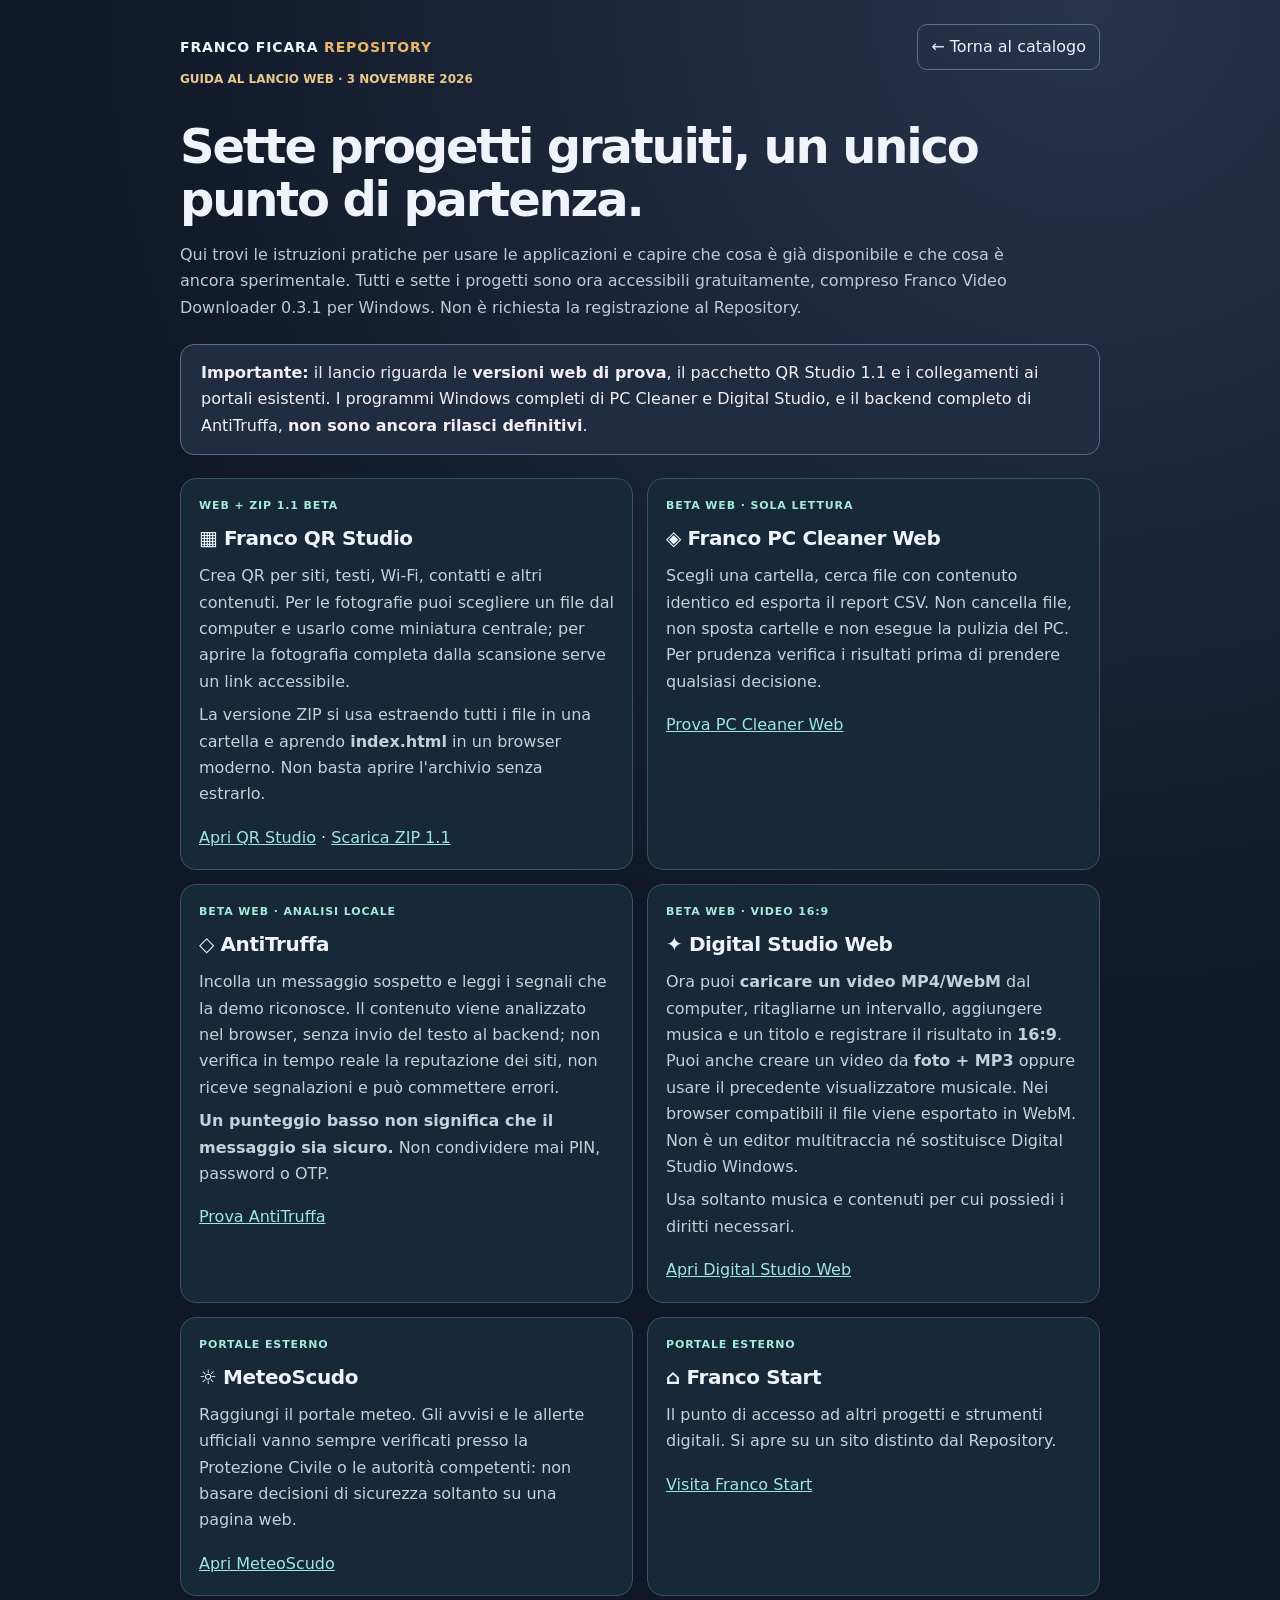
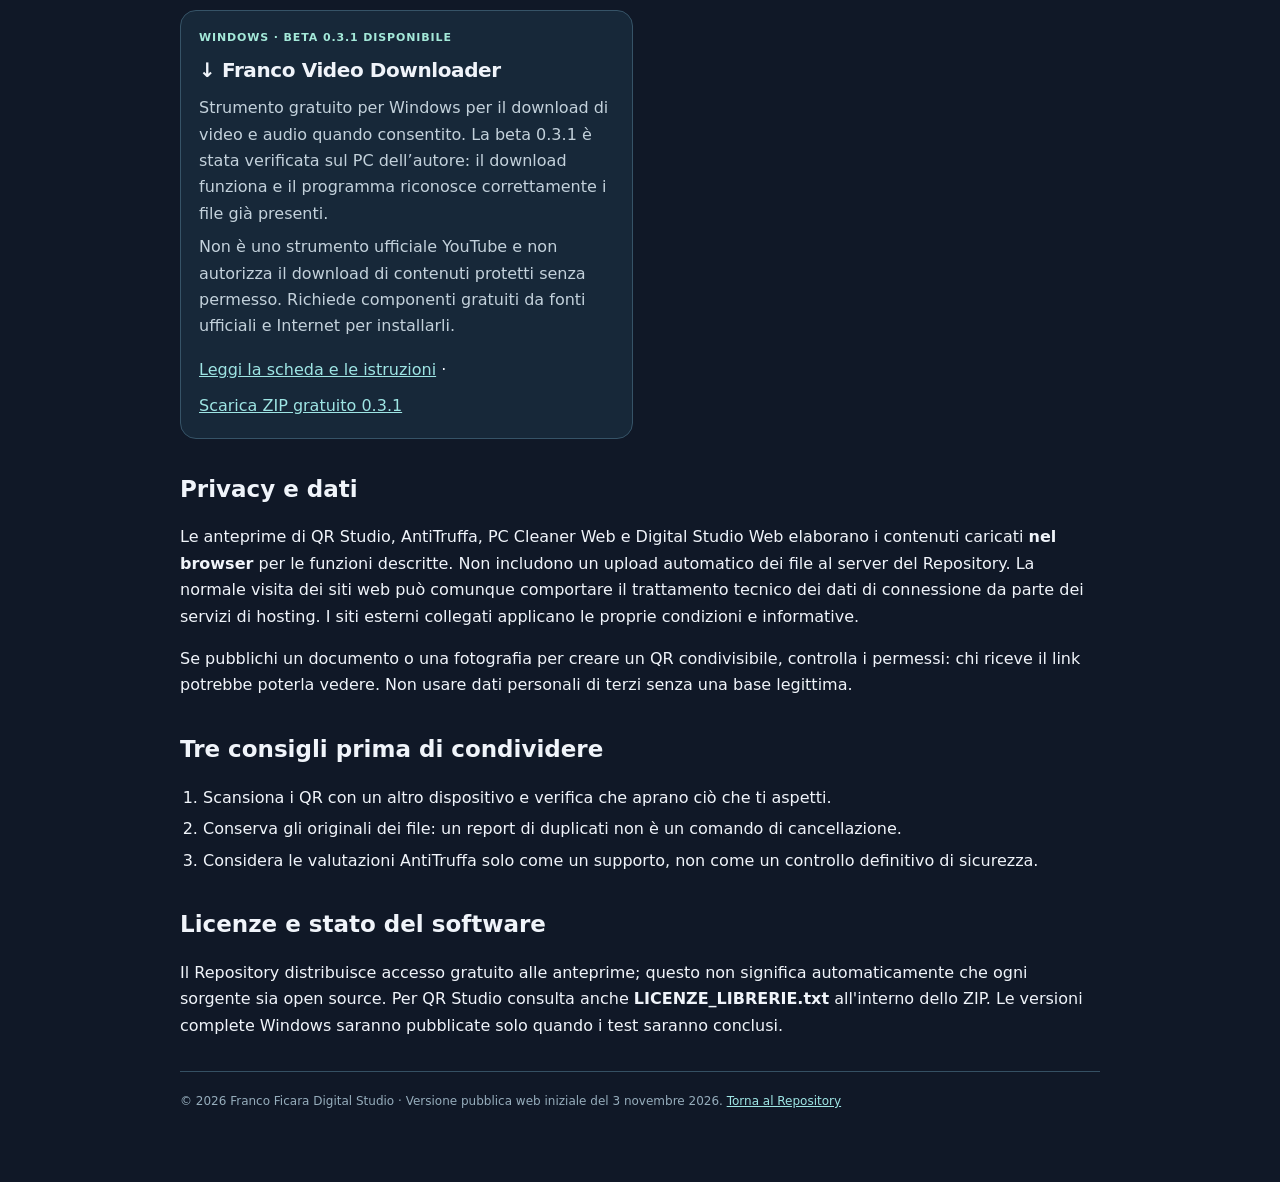
<file: guida.html>
<!doctype html>
<html lang="it">
<head>
<meta charset="utf-8"><meta name="viewport" content="width=device-width, initial-scale=1">
<meta name="theme-color" content="#101a2c"><meta name="description" content="Guida gratuita al Franco Ficara Repository: uso delle versioni web, download QR Studio, privacy e limitazioni delle beta.">
<title>Guida al Repository — Franco Ficara Digital Studio</title>
<style>
:root{font-family:system-ui,-apple-system,"Segoe UI",sans-serif;color:#f0f4fa;background:#101827}
*{box-sizing:border-box}body{margin:0;line-height:1.65;background:radial-gradient(circle at 85% 0,#28344b,transparent 34%),#101827}
main{max-width:1010px;margin:0 auto;padding:24px clamp(16px,4vw,45px) 70px}
a{color:#9ee5e4}header{display:flex;align-items:center;justify-content:space-between;gap:14px;flex-wrap:wrap}
.brand{font-size:14px;font-weight:850;letter-spacing:.06em}.brand span{color:#e9b76a}.back{color:#e6f4fb;border:1px solid #55738a;padding:9px 13px;border-radius:10px;text-decoration:none}
h1{font-size:clamp(31px,5vw,48px);letter-spacing:-.045em;line-height:1.1;margin:30px 0 13px}
.lead{max-width:830px;color:#baccd9;font-size:16px}.stamp{color:#e9c88f;font-size:12px;font-weight:700}
.notice{border:1px solid #5d6a87;background:#202c40;border-radius:14px;padding:15px 20px;margin:23px 0;color:#f5edf4}
.cards{display:grid;grid-template-columns:repeat(2,minmax(0,1fr));gap:14px;margin:22px 0}
article{border:1px solid #365367;background:#172839;border-radius:16px;padding:18px}
article h2{font-size:20px;margin:0 0 8px;letter-spacing:-.02em}
article p{color:#c3d1db;margin:7px 0}
article .status{font-size:11px;color:#a4e9d9;letter-spacing:.08em;font-weight:800;margin:0 0 7px}
article a{display:inline-block;margin-top:10px}
h2.section{font-size:23px;margin:32px 0 8px}
ul,ol{padding-left:23px}
li{margin:5px 0}small{color:#bdced7}
footer{border-top:1px solid #355063;margin-top:32px;padding-top:20px;color:#96adbc;font-size:12px}
@media(max-width:660px){.cards{grid-template-columns:1fr}}
</style>
</head>
<body><main>
<header><div class="brand">FRANCO FICARA <span>REPOSITORY</span></div><a class="back" href="https://franco-ficara-repository.francoficara1.workers.dev/">← Torna al catalogo</a></header>
<div class="stamp">GUIDA AL LANCIO WEB · 3 NOVEMBRE 2026</div>
<h1>Sette progetti gratuiti, un unico punto di partenza.</h1>
<p class="lead">Qui trovi le istruzioni pratiche per usare le applicazioni e capire che cosa è già disponibile e che cosa è ancora sperimentale. Tutti e sette i progetti sono ora accessibili gratuitamente, compreso Franco Video Downloader 0.3.1 per Windows. Non è richiesta la registrazione al Repository.</p>
<div class="notice"><strong>Importante:</strong> il lancio riguarda le <strong>versioni web di prova</strong>, il pacchetto QR Studio 1.1 e i collegamenti ai portali esistenti. I programmi Windows completi di PC Cleaner e Digital Studio, e il backend completo di AntiTruffa, <strong>non sono ancora rilasci definitivi</strong>.</div>
<div class="cards">
<article><div class="status">WEB + ZIP 1.1 BETA</div><h2>▦ Franco QR Studio</h2><p>Crea QR per siti, testi, Wi-Fi, contatti e altri contenuti. Per le fotografie puoi scegliere un file dal computer e usarlo come miniatura centrale; per aprire la fotografia completa dalla scansione serve un link accessibile.</p><p>La versione ZIP si usa estraendo tutti i file in una cartella e aprendo <strong>index.html</strong> in un browser moderno. Non basta aprire l'archivio senza estrarlo.</p><a href="https://franco-ficara-repository.francoficara1.workers.dev/apps/franco-qr-studio/foto.html">Apri QR Studio</a> · <a href="https://franco-ficara-repository.francoficara1.workers.dev/Franco_QR_Studio_1_1.zip" download="Franco_QR_Studio_1_1.zip">Scarica ZIP 1.1</a></article>
<article><div class="status">BETA WEB · SOLA LETTURA</div><h2>◈ Franco PC Cleaner Web</h2><p>Scegli una cartella, cerca file con contenuto identico ed esporta il report CSV. Non cancella file, non sposta cartelle e non esegue la pulizia del PC. Per prudenza verifica i risultati prima di prendere qualsiasi decisione.</p><a href="https://franco-ficara-repository.francoficara1.workers.dev/apps/franco-pc-cleaner/">Prova PC Cleaner Web</a></article>
<article><div class="status">BETA WEB · ANALISI LOCALE</div><h2>◇ AntiTruffa</h2><p>Incolla un messaggio sospetto e leggi i segnali che la demo riconosce. Il contenuto viene analizzato nel browser, senza invio del testo al backend; non verifica in tempo reale la reputazione dei siti, non riceve segnalazioni e può commettere errori.</p><p><strong>Un punteggio basso non significa che il messaggio sia sicuro.</strong> Non condividere mai PIN, password o OTP.</p><a href="https://franco-ficara-repository.francoficara1.workers.dev/apps/antitruffa/">Prova AntiTruffa</a></article>
<article><div class="status">BETA WEB · VIDEO 16:9</div><h2>✦ Digital Studio Web</h2><p>Ora puoi <strong>caricare un video MP4/WebM</strong> dal computer, ritagliarne un intervallo, aggiungere musica e un titolo e registrare il risultato in <strong>16:9</strong>. Puoi anche creare un video da <strong>foto + MP3</strong> oppure usare il precedente visualizzatore musicale. Nei browser compatibili il file viene esportato in WebM. Non è un editor multitraccia né sostituisce Digital Studio Windows.</p><p>Usa soltanto musica e contenuti per cui possiedi i diritti necessari.</p><a href="https://franco-ficara-repository.francoficara1.workers.dev/apps/digital-studio/">Apri Digital Studio Web</a></article>
<article><div class="status">PORTALE ESTERNO</div><h2>☼ MeteoScudo</h2><p>Raggiungi il portale meteo. Gli avvisi e le allerte ufficiali vanno sempre verificati presso la Protezione Civile o le autorità competenti: non basare decisioni di sicurezza soltanto su una pagina web.</p><a href="https://meteo.francoficara.com/" rel="noopener noreferrer" target="_blank">Apri MeteoScudo</a></article>
<article><div class="status">PORTALE ESTERNO</div><h2>⌂ Franco Start</h2><p>Il punto di accesso ad altri progetti e strumenti digitali. Si apre su un sito distinto dal Repository.</p><a href="https://start.francoficara.com/" rel="noopener noreferrer" target="_blank">Visita Franco Start</a></article>
<article><div class="status">WINDOWS · BETA 0.3.1 DISPONIBILE</div><h2>↓ Franco Video Downloader</h2><p>Strumento gratuito per Windows per il download di video e audio quando consentito. La beta 0.3.1 è stata verificata sul PC dell’autore: il download funziona e il programma riconosce correttamente i file già presenti.</p><p>Non è uno strumento ufficiale YouTube e non autorizza il download di contenuti protetti senza permesso. Richiede componenti gratuiti da fonti ufficiali e Internet per installarli.</p><a href="https://blob59.github.io/franco-ficara-repository/apps/franco-video-downloader/">Leggi la scheda e le istruzioni</a> · <a href="https://blob59.github.io/franco-ficara-repository/Franco_Video_Downloader_0_3_1_MESSAGGI_CORRETTI.zip" download="Franco_Video_Downloader_0_3_1_MESSAGGI_CORRETTI.zip">Scarica ZIP gratuito 0.3.1</a></article>
</div>
<h2 class="section">Privacy e dati</h2>
<p>Le anteprime di QR Studio, AntiTruffa, PC Cleaner Web e Digital Studio Web elaborano i contenuti caricati <strong>nel browser</strong> per le funzioni descritte. Non includono un upload automatico dei file al server del Repository. La normale visita dei siti web può comunque comportare il trattamento tecnico dei dati di connessione da parte dei servizi di hosting. I siti esterni collegati applicano le proprie condizioni e informative.</p>
<p>Se pubblichi un documento o una fotografia per creare un QR condivisibile, controlla i permessi: chi riceve il link potrebbe poterla vedere. Non usare dati personali di terzi senza una base legittima.</p>
<h2 class="section">Tre consigli prima di condividere</h2>
<ol><li>Scansiona i QR con un altro dispositivo e verifica che aprano ciò che ti aspetti.</li><li>Conserva gli originali dei file: un report di duplicati non è un comando di cancellazione.</li><li>Considera le valutazioni AntiTruffa solo come un supporto, non come un controllo definitivo di sicurezza.</li></ol>
<h2 class="section">Licenze e stato del software</h2>
<p>Il Repository distribuisce accesso gratuito alle anteprime; questo non significa automaticamente che ogni sorgente sia open source. Per QR Studio consulta anche <strong>LICENZE_LIBRERIE.txt</strong> all'interno dello ZIP. Le versioni complete Windows saranno pubblicate solo quando i test saranno conclusi.</p>
<footer>© 2026 Franco Ficara Digital Studio · Versione pubblica web iniziale del 3 novembre 2026. <a href="https://franco-ficara-repository.francoficara1.workers.dev/">Torna al Repository</a></footer>
</main></body></html>
</file>
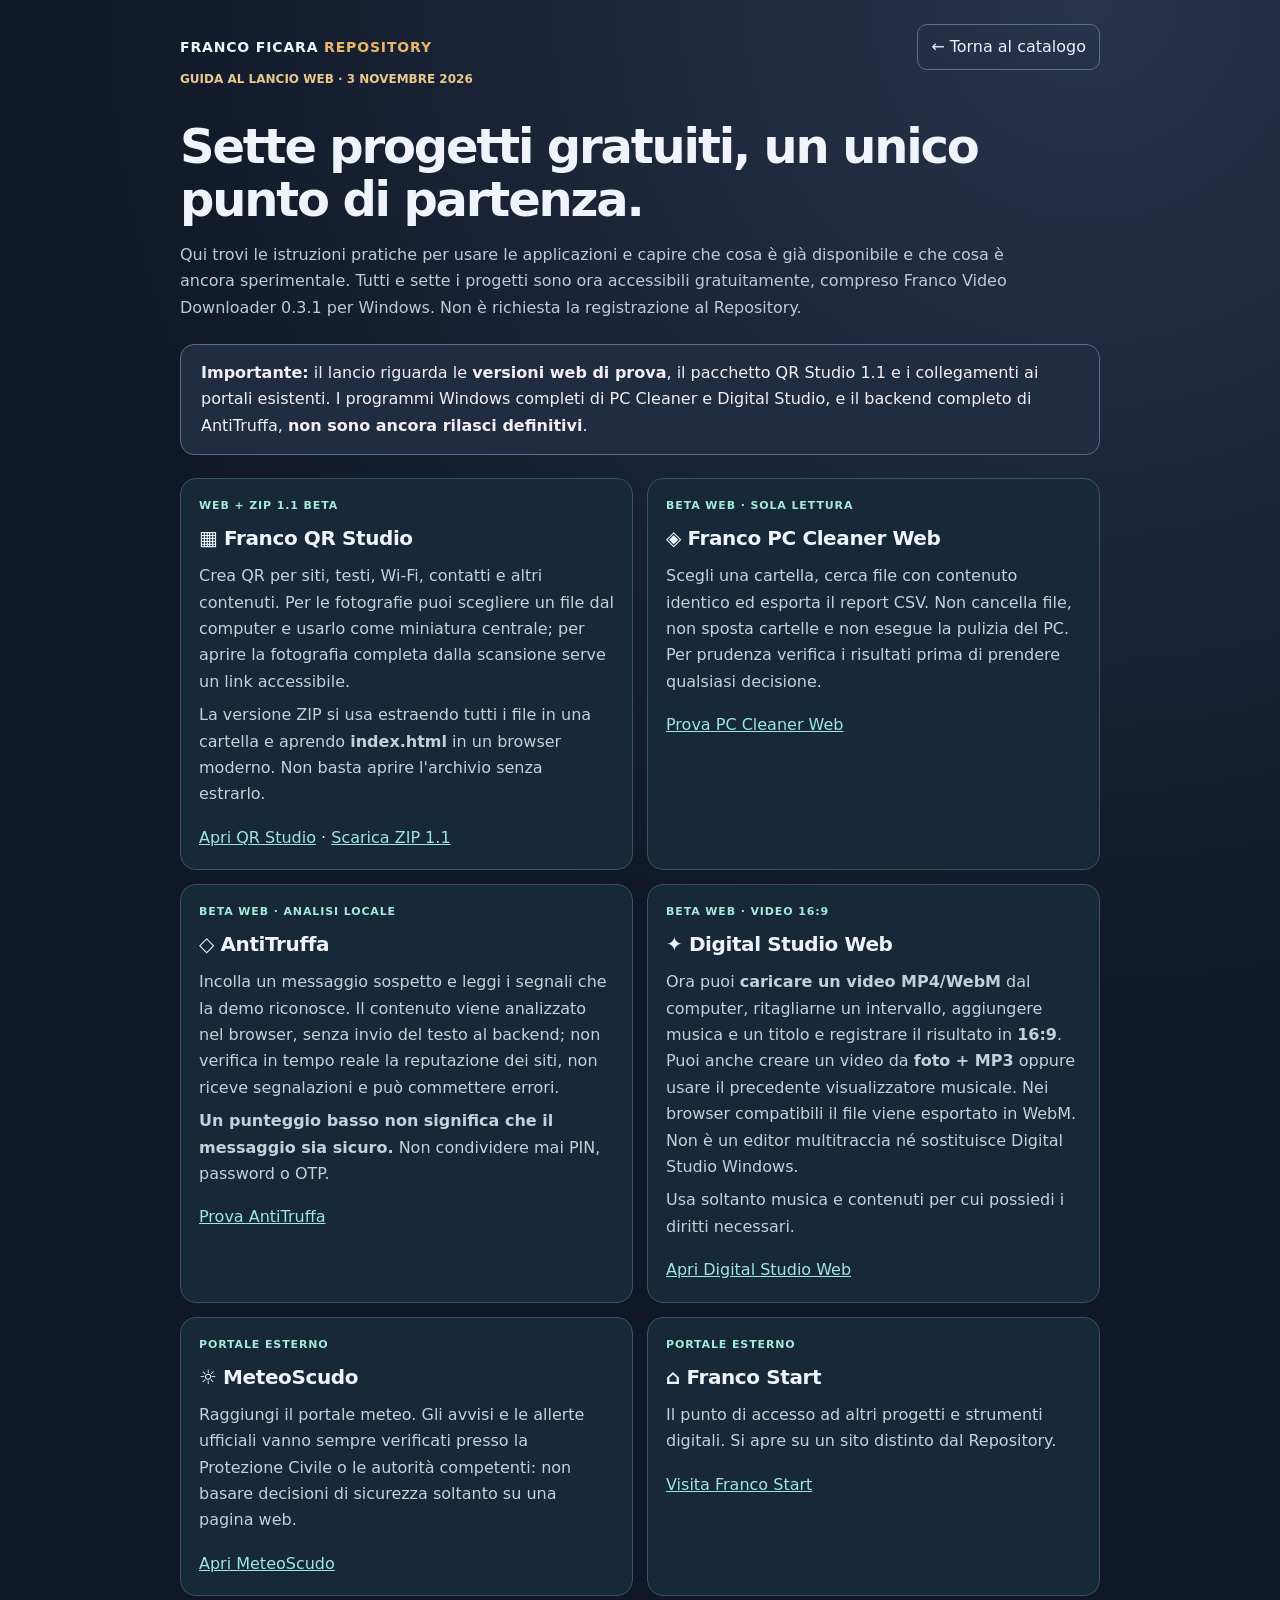
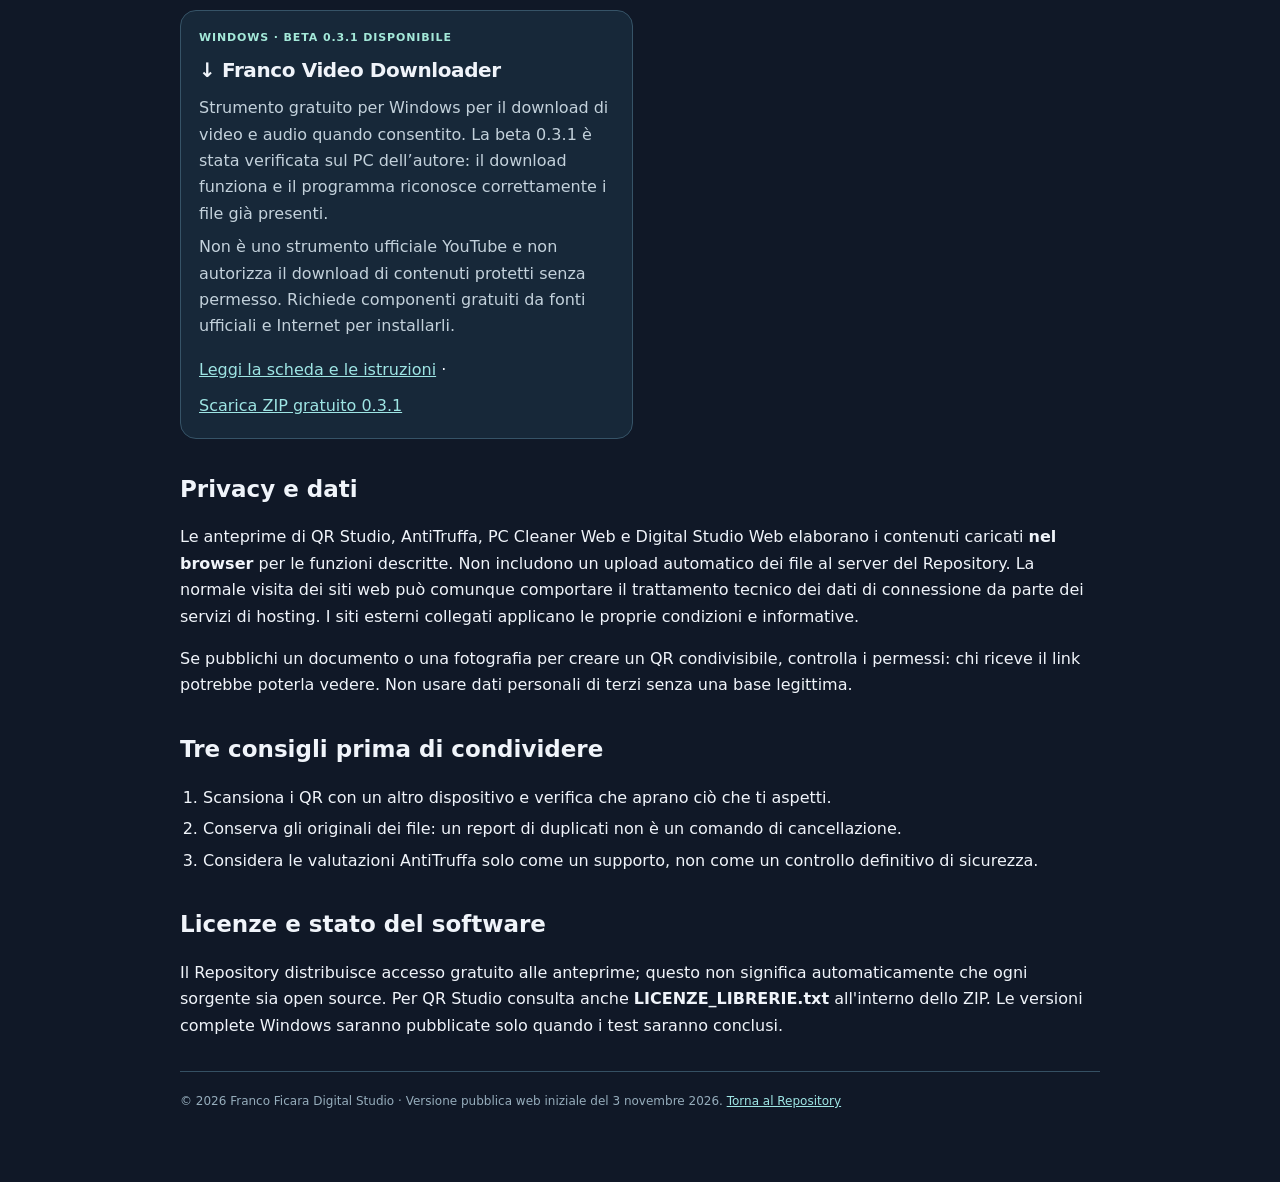
<file: public/guida.html>
<!doctype html>
<html lang="it">
<head>
<meta charset="utf-8"><meta name="viewport" content="width=device-width, initial-scale=1">
<meta name="theme-color" content="#101a2c"><meta name="description" content="Guida gratuita al Franco Ficara Repository: uso delle versioni web, download QR Studio, privacy e limitazioni delle beta.">
<title>Guida al Repository — Franco Ficara Digital Studio</title>
<style>
:root{font-family:system-ui,-apple-system,"Segoe UI",sans-serif;color:#f0f4fa;background:#101827}
*{box-sizing:border-box}body{margin:0;line-height:1.65;background:radial-gradient(circle at 85% 0,#28344b,transparent 34%),#101827}
main{max-width:1010px;margin:0 auto;padding:24px clamp(16px,4vw,45px) 70px}
a{color:#9ee5e4}header{display:flex;align-items:center;justify-content:space-between;gap:14px;flex-wrap:wrap}
.brand{font-size:14px;font-weight:850;letter-spacing:.06em}.brand span{color:#e9b76a}.back{color:#e6f4fb;border:1px solid #55738a;padding:9px 13px;border-radius:10px;text-decoration:none}
h1{font-size:clamp(31px,5vw,48px);letter-spacing:-.045em;line-height:1.1;margin:30px 0 13px}
.lead{max-width:830px;color:#baccd9;font-size:16px}.stamp{color:#e9c88f;font-size:12px;font-weight:700}
.notice{border:1px solid #5d6a87;background:#202c40;border-radius:14px;padding:15px 20px;margin:23px 0;color:#f5edf4}
.cards{display:grid;grid-template-columns:repeat(2,minmax(0,1fr));gap:14px;margin:22px 0}
article{border:1px solid #365367;background:#172839;border-radius:16px;padding:18px}
article h2{font-size:20px;margin:0 0 8px;letter-spacing:-.02em}
article p{color:#c3d1db;margin:7px 0}
article .status{font-size:11px;color:#a4e9d9;letter-spacing:.08em;font-weight:800;margin:0 0 7px}
article a{display:inline-block;margin-top:10px}
h2.section{font-size:23px;margin:32px 0 8px}
ul,ol{padding-left:23px}
li{margin:5px 0}small{color:#bdced7}
footer{border-top:1px solid #355063;margin-top:32px;padding-top:20px;color:#96adbc;font-size:12px}
@media(max-width:660px){.cards{grid-template-columns:1fr}}
</style>
</head>
<body><main>
<header><div class="brand">FRANCO FICARA <span>REPOSITORY</span></div><a class="back" href="/">← Torna al catalogo</a></header>
<div class="stamp">GUIDA AL LANCIO WEB · 3 NOVEMBRE 2026</div>
<h1>Sette progetti gratuiti, un unico punto di partenza.</h1>
<p class="lead">Qui trovi le istruzioni pratiche per usare le applicazioni e capire che cosa è già disponibile e che cosa è ancora sperimentale. Tutti e sette i progetti sono ora accessibili gratuitamente, compreso Franco Video Downloader 0.3.1 per Windows. Non è richiesta la registrazione al Repository.</p>
<div class="notice"><strong>Importante:</strong> il lancio riguarda le <strong>versioni web di prova</strong>, il pacchetto QR Studio 1.1 e i collegamenti ai portali esistenti. I programmi Windows completi di PC Cleaner e Digital Studio, e il backend completo di AntiTruffa, <strong>non sono ancora rilasci definitivi</strong>.</div>
<div class="cards">
<article><div class="status">WEB + ZIP 1.1 BETA</div><h2>▦ Franco QR Studio</h2><p>Crea QR per siti, testi, Wi-Fi, contatti e altri contenuti. Per le fotografie puoi scegliere un file dal computer e usarlo come miniatura centrale; per aprire la fotografia completa dalla scansione serve un link accessibile.</p><p>La versione ZIP si usa estraendo tutti i file in una cartella e aprendo <strong>index.html</strong> in un browser moderno. Non basta aprire l'archivio senza estrarlo.</p><a href="/apps/franco-qr-studio/foto.html">Apri QR Studio</a> · <a href="/Franco_QR_Studio_1_1.zip" download="Franco_QR_Studio_1_1.zip">Scarica ZIP 1.1</a></article>
<article><div class="status">BETA WEB · SOLA LETTURA</div><h2>◈ Franco PC Cleaner Web</h2><p>Scegli una cartella, cerca file con contenuto identico ed esporta il report CSV. Non cancella file, non sposta cartelle e non esegue la pulizia del PC. Per prudenza verifica i risultati prima di prendere qualsiasi decisione.</p><a href="/apps/franco-pc-cleaner/">Prova PC Cleaner Web</a></article>
<article><div class="status">BETA WEB · ANALISI LOCALE</div><h2>◇ AntiTruffa</h2><p>Incolla un messaggio sospetto e leggi i segnali che la demo riconosce. Il contenuto viene analizzato nel browser, senza invio del testo al backend; non verifica in tempo reale la reputazione dei siti, non riceve segnalazioni e può commettere errori.</p><p><strong>Un punteggio basso non significa che il messaggio sia sicuro.</strong> Non condividere mai PIN, password o OTP.</p><a href="/apps/antitruffa/">Prova AntiTruffa</a></article>
<article><div class="status">BETA WEB · VIDEO 16:9</div><h2>✦ Digital Studio Web</h2><p>Ora puoi <strong>caricare un video MP4/WebM</strong> dal computer, ritagliarne un intervallo, aggiungere musica e un titolo e registrare il risultato in <strong>16:9</strong>. Puoi anche creare un video da <strong>foto + MP3</strong> oppure usare il precedente visualizzatore musicale. Nei browser compatibili il file viene esportato in WebM. Non è un editor multitraccia né sostituisce Digital Studio Windows.</p><p>Usa soltanto musica e contenuti per cui possiedi i diritti necessari.</p><a href="/apps/digital-studio/">Apri Digital Studio Web</a></article>
<article><div class="status">PORTALE ESTERNO</div><h2>☼ MeteoScudo</h2><p>Raggiungi il portale meteo. Gli avvisi e le allerte ufficiali vanno sempre verificati presso la Protezione Civile o le autorità competenti: non basare decisioni di sicurezza soltanto su una pagina web.</p><a href="https://meteo.francoficara.com/" rel="noopener noreferrer" target="_blank">Apri MeteoScudo</a></article>
<article><div class="status">PORTALE ESTERNO</div><h2>⌂ Franco Start</h2><p>Il punto di accesso ad altri progetti e strumenti digitali. Si apre su un sito distinto dal Repository.</p><a href="https://start.francoficara.com/" rel="noopener noreferrer" target="_blank">Visita Franco Start</a></article>
<article><div class="status">WINDOWS · BETA 0.3.1 DISPONIBILE</div><h2>↓ Franco Video Downloader</h2><p>Strumento gratuito per Windows per il download di video e audio quando consentito. La beta 0.3.1 è stata verificata sul PC dell’autore: il download funziona e il programma riconosce correttamente i file già presenti.</p><p>Non è uno strumento ufficiale YouTube e non autorizza il download di contenuti protetti senza permesso. Richiede componenti gratuiti da fonti ufficiali e Internet per installarli.</p><a href="https://blob59.github.io/franco-ficara-repository/apps/franco-video-downloader/">Leggi la scheda e le istruzioni</a> · <a href="https://blob59.github.io/franco-ficara-repository/Franco_Video_Downloader_0_3_1_MESSAGGI_CORRETTI.zip" download="Franco_Video_Downloader_0_3_1_MESSAGGI_CORRETTI.zip">Scarica ZIP gratuito 0.3.1</a></article>
</div>
<h2 class="section">Privacy e dati</h2>
<p>Le anteprime di QR Studio, AntiTruffa, PC Cleaner Web e Digital Studio Web elaborano i contenuti caricati <strong>nel browser</strong> per le funzioni descritte. Non includono un upload automatico dei file al server del Repository. La normale visita dei siti web può comunque comportare il trattamento tecnico dei dati di connessione da parte dei servizi di hosting. I siti esterni collegati applicano le proprie condizioni e informative.</p>
<p>Se pubblichi un documento o una fotografia per creare un QR condivisibile, controlla i permessi: chi riceve il link potrebbe poterla vedere. Non usare dati personali di terzi senza una base legittima.</p>
<h2 class="section">Tre consigli prima di condividere</h2>
<ol><li>Scansiona i QR con un altro dispositivo e verifica che aprano ciò che ti aspetti.</li><li>Conserva gli originali dei file: un report di duplicati non è un comando di cancellazione.</li><li>Considera le valutazioni AntiTruffa solo come un supporto, non come un controllo definitivo di sicurezza.</li></ol>
<h2 class="section">Licenze e stato del software</h2>
<p>Il Repository distribuisce accesso gratuito alle anteprime; questo non significa automaticamente che ogni sorgente sia open source. Per QR Studio consulta anche <strong>LICENZE_LIBRERIE.txt</strong> all'interno dello ZIP. Le versioni complete Windows saranno pubblicate solo quando i test saranno conclusi.</p>
<footer>© 2026 Franco Ficara Digital Studio · Versione pubblica web iniziale del 3 novembre 2026. <a href="/">Torna al Repository</a></footer>
</main></body></html>
</file>
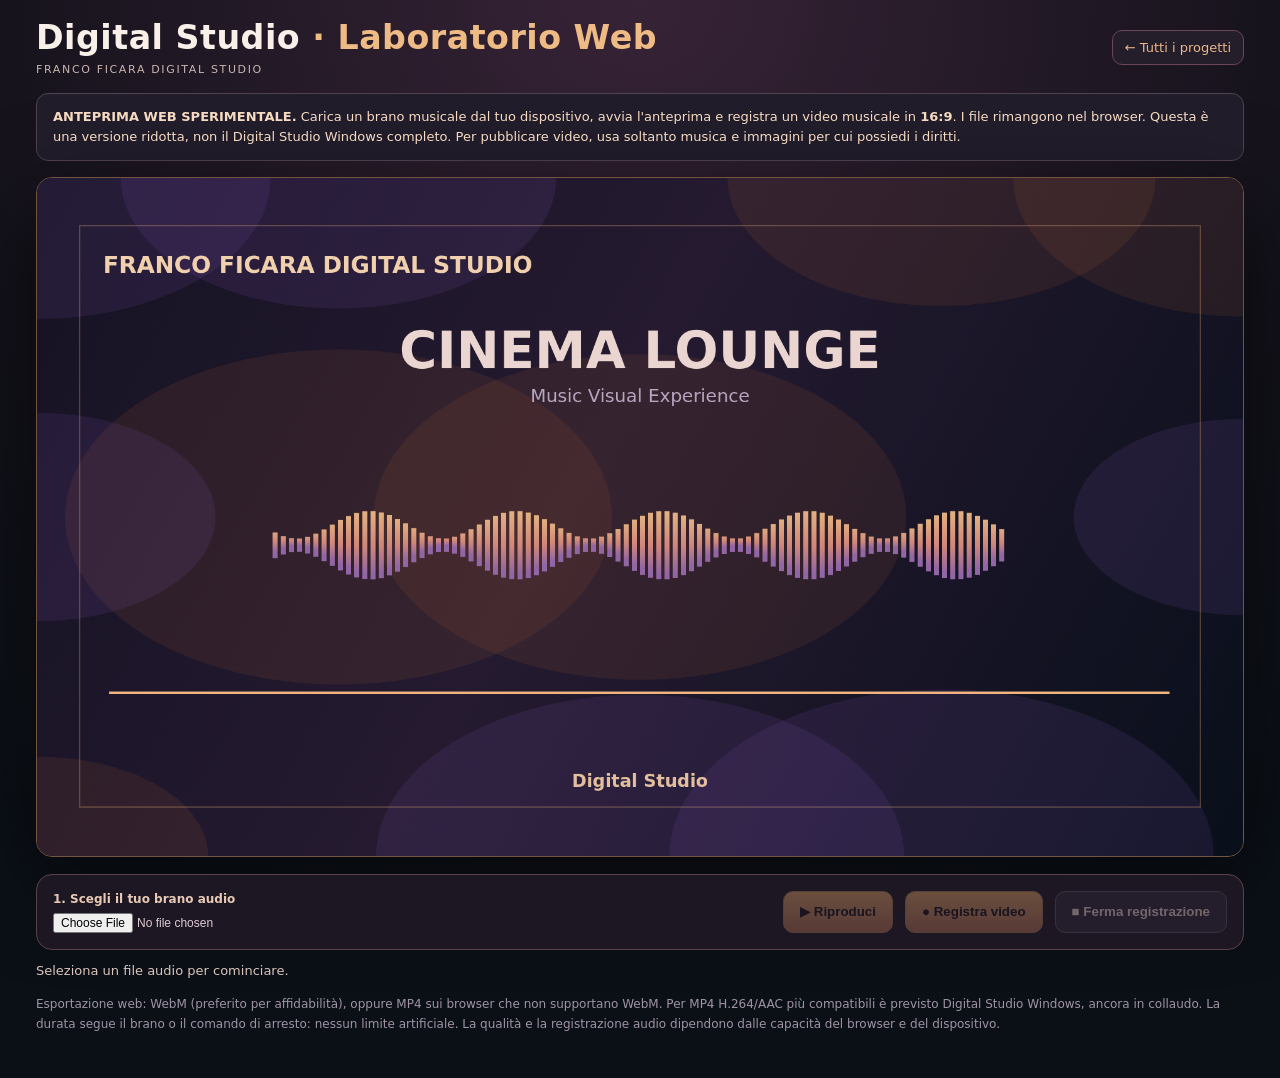
<file: public/apps/digital-studio/music.html>
<!doctype html>
<html lang="it"><head><meta charset="utf-8"><meta name="viewport" content="width=device-width,initial-scale=1">
<title>Digital Studio — Laboratorio Web | Franco Ficara Digital Studio</title>
<meta name="description" content="Anteprima gratuita di Digital Studio: visualizzazione musicale 16:9 e registrazione video dal browser.">
<style>
:root{font-family:Inter,system-ui,'Segoe UI',sans-serif;color:#f9f0e9;background:#0f0d17}
*{box-sizing:border-box}body{margin:0;background:radial-gradient(ellipse 85% 90% at 50% 0,#372336 0,#14121b 63%,#0b1017 100%);min-height:100vh}
.shell{max-width:1400px;margin:auto;padding:18px clamp(14px,3vw,36px) 32px}
header{display:flex;align-items:center;justify-content:space-between;gap:12px;flex-wrap:wrap;padding-bottom:15px}
h1{font-size:clamp(20px,2.6vw,34px);margin:0;letter-spacing:.015em}h1 span{color:#efbb84}.brand{font-size:11px;letter-spacing:.15em;color:#cab3af;margin-top:6px}
a{color:#eab68a;text-decoration:none}.back{background:#241e2b;padding:9px 12px;border:1px solid #6b4657;border-radius:10px;font-size:13px}
.info{background:#211d2b;border:1px solid #514250;color:#f6dbc2;padding:13px 16px;border-radius:12px;margin:2px 0 16px;line-height:1.55;font-size:13px}
.stage{border:1px solid #75533d;border-radius:16px;overflow:hidden;box-shadow:0 25px 90px #0008;background:#0a1018;aspect-ratio:16/9}
canvas{display:block;width:100%;height:100%}
.panel{display:flex;align-items:flex-end;gap:12px;flex-wrap:wrap;background:#1c1723;border:1px solid #5a4147;border-radius:16px;padding:16px;margin-top:17px}
.field{display:grid;gap:7px;min-width:220px;flex:1}
label{color:#e8cab4;font-size:12px;font-weight:650}
input[type=file]{max-width:100%;color:#e0cad3;font-size:12px}
button{border:1px solid #a87857;border-radius:10px;padding:11px 16px;background:linear-gradient(#d69b63,#ab6a52);color:#16101c;cursor:pointer;font-weight:750;min-height:42px}
button.alt{background:#30283a;color:#e9d3ca;border-color:#665362}button:disabled{opacity:.42;cursor:not-allowed}
.status{font-size:13px;color:#dbc4bb;margin-top:13px;min-height:20px}
p.footer{font-size:12px;color:#9f93a6;line-height:1.65}
@media(max-width:650px){.panel{gap:10px}.panel button{flex:1;min-width:120px}.stage{border-radius:9px}}
</style></head><body>
<div class="shell">
<header><div><h1>Digital Studio <span>· Laboratorio Web</span></h1><div class="brand">FRANCO FICARA DIGITAL STUDIO</div></div><a class="back" href="/">← Tutti i progetti</a></header>
<div class="info"><strong>ANTEPRIMA WEB SPERIMENTALE.</strong> Carica un brano musicale dal tuo dispositivo, avvia l'anteprima e registra un video musicale in <strong>16:9</strong>. I file rimangono nel browser. Questa è una versione ridotta, non il Digital Studio Windows completo. Per pubblicare video, usa soltanto musica e immagini per cui possiedi i diritti.</div>
<div class="stage"><canvas id="scene" width="1920" height="1080" aria-label="Scenografia musicale 16:9"></canvas></div>
<div class="panel">
<div class="field"><label for="song">1. Scegli il tuo brano audio</label><input type="file" id="song" accept="audio/*"></div>
<button id="play" disabled>▶ Riproduci</button>
<button id="record" disabled>● Registra video</button>
<button id="stop" class="alt" disabled>■ Ferma registrazione</button>
</div>
<div class="status" id="status" role="status">Seleziona un file audio per cominciare.</div>
<p class="footer">Esportazione web: WebM (preferito per affidabilità), oppure MP4 sui browser che non supportano WebM. Per MP4 H.264/AAC più compatibili è previsto Digital Studio Windows, ancora in collaudo. La durata segue il brano o il comando di arresto: nessun limite artificiale. La qualità e la registrazione audio dipendono dalle capacità del browser e del dispositivo.</p>
<audio id="audio" preload="metadata" playsinline></audio>
</div>
<script>
(()=>{'use strict';
const $=id=>document.getElementById(id),canvas=$('scene'),ctx=canvas.getContext('2d',{alpha:false}),audio=$('audio');
const play=$('play'),record=$('record'),stop=$('stop'),status=$('status');const w=1920,h=1080;
let sourceUrl=null,ac=null,analyser=null,audioSource=null,output=null,recorder=null,recorded=[],recordMime='',filename='Digital-Studio';
const say=(s)=>{status.textContent=s;};
function draw(ts){
 requestAnimationFrame(draw);
 const t=ts/1000;let data=null;
 if(analyser){data=new Uint8Array(analyser.frequencyBinCount);analyser.getByteFrequencyData(data);}
 const g=ctx.createLinearGradient(0,0,w,h);g.addColorStop(0,'#151223');g.addColorStop(.45,'#251a30');g.addColorStop(1,'#090f1b');
 ctx.fillStyle=g;ctx.fillRect(0,0,w,h);
 for(let i=0;i<11;i++){const v=Math.sin(t*.13+i)*.5+.5;ctx.beginPath();ctx.ellipse(w*(i%5)/4,h*(i%3)/2,260+v*180,150+v*120,0,0,Math.PI*2);ctx.fillStyle=i%2?'#a85f3022':'#8655b921';ctx.fill();}
 const level=(data&&data.length)?data.reduce((a,b)=>a+b,0)/data.length/255:0;
 ctx.strokeStyle='#e4aa7350';ctx.lineWidth=2;ctx.strokeRect(68,76,w-136,h-154);
 ctx.textAlign='left';ctx.fillStyle='#f1d0ad';ctx.font='600 37px system-ui';ctx.fillText('FRANCO FICARA DIGITAL STUDIO',105,151);
 ctx.textAlign='center';ctx.fillStyle='#ead5d0';ctx.font='700 82px system-ui';ctx.fillText('CINEMA LOUNGE',w/2,303);
 ctx.font='400 29px system-ui';ctx.fillStyle='#b9a6c0';ctx.fillText('Music Visual Experience',w/2,357);
 const n=90,space=13,barW=8,begin=w/2-(n*space)/2;
 for(let i=0;i<n;i++){
  const ix=data?Math.floor(i*data.length/n):0;
  const strength=data?data[ix]/255:0.08+0.06*Math.sin(t*2+i*.35);
  const value=Math.max(10,Math.pow(strength,.85)*290);
  const gg=ctx.createLinearGradient(0,575-value,0,575+value);gg.addColorStop(0,'#e6ba82');gg.addColorStop(.6,'#d18779');gg.addColorStop(1,'#9266a4');ctx.fillStyle=gg;
  ctx.fillRect(begin+i*space,585-value,barW,value*2);
 }
 ctx.beginPath();ctx.strokeStyle='#efb47f';ctx.lineWidth=4;
 for(let x=0;x<w-230;x+=4){const y=820+Math.sin(x/37+t*3)*level*65+Math.sin(x/83-t*2)*level*55;if(x===0)ctx.moveTo(115+x,y);else ctx.lineTo(115+x,y);}
 ctx.stroke();
 ctx.textAlign='center';ctx.font='600 28px system-ui';ctx.fillStyle='#e4bf9d';ctx.fillText(filename.replace(/[_-]+/g,' ').slice(0,65),w/2,970);
}
requestAnimationFrame(draw);
$('song').addEventListener('change',()=>{
 const f=$('song').files&&$('song').files[0];if(!f)return;
 if(recorder&&recorder.state!=='inactive'){say('Ferma la registrazione prima di cambiare brano.');return;}
 if(sourceUrl)URL.revokeObjectURL(sourceUrl);
 sourceUrl=URL.createObjectURL(f);audio.src=sourceUrl;filename=f.name.replace(/\.[^.]+$/,'')||'Digital-Studio';audio.load();
 play.disabled=false;record.disabled=false;
 say('Brano caricato: '+f.name+'. Puoi ascoltarlo o registrare un video.');
});
async function readyAudio(){
 if(!ac){const C=window.AudioContext||window.webkitAudioContext;if(!C)throw new Error('Web Audio non supportato');
 ac=new C();audioSource=ac.createMediaElementSource(audio);analyser=ac.createAnalyser();analyser.fftSize=1024;analyser.smoothingTimeConstant=.8;
 output=ac.createMediaStreamDestination();audioSource.connect(analyser);analyser.connect(ac.destination);analyser.connect(output);}
 if(ac.state==='suspended')await ac.resume();
}
play.addEventListener('click',async()=>{
 try{await readyAudio();if(audio.paused){await audio.play();play.textContent='❚❚ Pausa';say('Riproduzione in corso.');}else{audio.pause();play.textContent='▶ Riproduci';say('Riproduzione in pausa.');}}
 catch(e){say('Impossibile riprodurre: '+e.message);}
});
audio.addEventListener('ended',()=>{play.textContent='▶ Riproduci';if(recorder&&recorder.state==='recording')recorder.stop();});
function finish(){
 if(!recorded.length){say('Nessun video prodotto. Riprova con un brano supportato.');return;}
 const blob=new Blob(recorded,{type:recordMime||'video/webm'});const uri=URL.createObjectURL(blob);
 const a=document.createElement('a');a.href=uri;a.download=(filename||'Digital-Studio')+(recordMime.startsWith('video/mp4')?'.mp4':'.webm');document.body.appendChild(a);a.click();a.remove();
 say('Video pronto e scaricato ('+(blob.size/1048576).toFixed(1)+' MB).');setTimeout(()=>URL.revokeObjectURL(uri),60000);
}
record.addEventListener('click',async()=>{
 try{
  if(!sourceUrl)throw new Error('Seleziona un brano audio.');
  if(!canvas.captureStream||!window.MediaRecorder)throw new Error('Registrazione non disponibile in questo browser.');
  await readyAudio();
  const video=canvas.captureStream(30);
  const tracks=[...video.getVideoTracks(),...output.stream.getAudioTracks()];
  const stream=new MediaStream(tracks);
  const candidates=['video/webm;codecs=vp9,opus','video/webm;codecs=vp8,opus','video/webm','video/mp4;codecs=avc1.42E01E,mp4a.40.2','video/mp4'];
  recordMime=candidates.find(x=>MediaRecorder.isTypeSupported(x))||'';
  recorder=new MediaRecorder(stream,recordMime?{mimeType:recordMime,videoBitsPerSecond:5000000}:undefined);
  recordMime=recorder.mimeType||recordMime||'video/webm';recorded=[];
  recorder.ondataavailable=e=>{if(e.data.size)recorded.push(e.data)};
  recorder.onerror=()=>say('Errore durante la registrazione video.');
  recorder.onstop=()=>{video.getTracks().forEach(t=>t.stop());stop.disabled=true;record.disabled=false;play.disabled=false;play.textContent='▶ Riproduci';finish();};
  audio.currentTime=0;recorder.start(1000);
  try{await audio.play();}catch(e){recorder.stop();throw e;}
  play.textContent='❚❚ Pausa';play.disabled=true;record.disabled=true;stop.disabled=false;say('Registrazione video in corso…');
 }catch(e){say('Registrazione non avviata: '+e.message);record.disabled=false;stop.disabled=true;play.disabled=false;}
});
stop.addEventListener('click',()=>{
 if(recorder&&recorder.state==='recording')recorder.stop();
 audio.pause();play.textContent='▶ Riproduci';play.disabled=false;stop.disabled=true;
});
})();
</script></body></html>
</file>
<file: style.css>
:root{--night:#111726;--ink:#263043;--muted:#788697;--gold:#eac38e;--bg:#f7f7f4;--line:#e6e8e6}*{box-sizing:border-box}html{scroll-behavior:smooth}body{margin:0;background:var(--bg);color:var(--ink);font-family:Inter,ui-sans-serif,system-ui,"Segoe UI",sans-serif;-webkit-font-smoothing:antialiased}a{color:inherit;text-decoration:none}button,input{font:inherit}button{cursor:pointer}.site-shell{overflow:hidden}.header{height:85px;display:flex;align-items:center;justify-content:space-between;padding:0 clamp(24px,5vw,90px);background:#121827;color:#fff;border-bottom:1px solid #ffffff18}.identity{display:flex;align-items:center;gap:13px;flex-shrink:0}.mark{width:45px;height:45px;background:#f1c78e;border-radius:12px;display:grid;place-items:center}.mark svg{width:30px;height:30px;fill:#131b2c}.identity strong{font-size:15px;font-weight:830;letter-spacing:.095em;display:block}.identity small{display:block;letter-spacing:.29em;font-size:9px;color:#ccd3df;font-weight:700;margin-top:5px}.amber-dot{font-size:7px;color:var(--gold)}.main-nav{display:flex;gap:34px;margin-left:20px}.main-nav a{font-size:13px;color:#aeb7c5;font-weight:600}.main-nav a:hover{color:white}.top-cta{background:var(--gold);color:#192336;border-radius:9px;padding:13px 19px;font-size:12px;font-weight:800;white-space:nowrap}.hero{position:relative;color:#fff;min-height:525px;background:radial-gradient(ellipse at 70% 75%,#25304b,transparent 56%),linear-gradient(125deg,#111827,#1b2335);overflow:hidden}.hero-glow{position:absolute;border-radius:50%;pointer-events:none;filter:blur(8px)}.glow-a{right:6%;top:-8%;width:390px;height:390px;background:radial-gradient(circle,#bd946025,transparent 73%)}.glow-b{right:27%;bottom:-35%;width:360px;height:340px;background:radial-gradient(circle,#5c678c21,transparent 73%)}.hero-body{position:relative;max-width:1400px;min-height:480px;margin:auto;padding:75px clamp(24px,6.3vw,96px) 55px;display:grid;grid-template-columns:1.08fr .92fr;align-items:center;gap:35px}.overline,.label-gold{font-size:11px;letter-spacing:.17em;color:#cca878;font-weight:800}.overline{display:flex;gap:15px;align-items:center}.small-sun{font-size:19px;color:var(--gold)}.overline .line{width:42px;height:1px;background:#917c65}.hero h1{font-weight:700;font-size:clamp(43px,4.6vw,69px);letter-spacing:-.055em;line-height:1.12;margin:28px 0 23px}.hero h1 em,.how h2 em{font-style:normal;color:var(--gold)}.hero p{color:#bfc9d6;line-height:1.85;max-width:530px;font-size:15px;margin:0}.hero-buttons{display:flex;gap:14px;align-items:center;flex-wrap:wrap;margin-top:31px}.button{border-radius:10px;padding:15px 24px;font-size:13px;font-weight:800;transition:transform .2s}.button:hover{transform:translateY(-2px)}.button-primary{background:var(--gold);color:#1d2635}.button-primary span{margin-left:26px}.button-secondary{border:1px solid #647088;color:#eef1f5}.hero-notes{display:flex;flex-wrap:wrap;gap:24px;color:#adb9c8;font-size:11px;margin-top:34px}.check{color:var(--gold)}.hero-visual{height:360px;position:relative;display:grid;place-items:center;perspective:650px}.orbit{position:absolute;border:1px solid #eac38d24;border-radius:50%}.orbit-outer{width:440px;height:440px}.orbit-inner{width:315px;height:315px;border-style:dashed}.glass-card{position:absolute;border:1px solid #ffffff28;backdrop-filter:blur(12px);border-radius:21px;box-shadow:0 32px 75px #080e2170}.card-back{width:255px;height:195px;background:#4f58772c;transform:rotate(12deg) translate(65px,6px);padding:38px}.fake-line{display:block;height:10px;width:100%;margin:18px 0;border-radius:100px;background:#ffffff1b}.fake-line.short{width:60%}.fake-line.medium{width:75%}.card-front{width:281px;height:330px;background:linear-gradient(135deg,#363f54f5,#1d283ef5);transform:rotate(-8deg) translate(-16px,-4px);padding:25px;display:flex;flex-direction:column;justify-content:space-between}.card-head{display:flex;justify-content:space-between;align-items:center}.card-symbol{font-weight:900;font-size:29px;color:#ffe3b6}.card-symbol span{color:#dcaa62}.status-pulse{width:9px;height:9px;border-radius:50%;background:var(--gold);box-shadow:0 0 16px #efb96e98}.visual-title{font-size:46px;line-height:1.06;letter-spacing:-.065em;font-weight:800}.visual-foot{display:flex;justify-content:space-between;align-items:center;color:#c8cbd0;font-size:8px;font-weight:750;letter-spacing:.1em;border-top:1px solid #ffffff38;padding-top:15px}.visual-foot span:last-child{color:var(--gold);font-size:24px}.floating-chip{position:absolute;background:#f5f2ea;color:#263043;box-shadow:0 14px 32px #070b1e70;border:1px solid #fff;border-radius:8px;padding:11px 15px;font-size:11px;font-weight:760}.chip-one{top:43px;right:-15px}.chip-two{bottom:43px;left:8px}.hero-bottom{height:45px;border-top:1px solid #ffffff14;display:flex;justify-content:space-between;align-items:center;padding:0 clamp(24px,6.3vw,96px);font-size:9px;color:#7b8a9f;letter-spacing:.16em;font-weight:800}.main-section{max-width:1310px;margin:auto;padding:80px clamp(24px,4.8vw,74px) 76px}.section-head{display:flex;justify-content:space-between;align-items:flex-end;gap:20px;margin-bottom:36px}.section-head h2{font-size:clamp(31px,3.2vw,46px);font-weight:760;letter-spacing:-.05em;margin:11px 0 10px}.section-head h2 span{color:#ae8552}.section-head p{color:#778394;font-size:14px;margin:0;line-height:1.7}.collection-mark{text-align:right;min-width:145px}.collection-mark>span{display:block;font-size:47px;line-height:1;font-weight:800;letter-spacing:-.06em;color:#c6a16f}.collection-mark small{display:block;color:#9ca4b0;font-size:9px;font-weight:800;letter-spacing:.12em;line-height:1.6;margin-top:9px}.catalog-toolbar{display:flex;gap:15px;align-items:center;justify-content:space-between;margin-bottom:22px}.search{height:48px;width:min(390px,100%);display:flex;align-items:center;gap:12px;padding:0 16px;background:white;border:1px solid #e3e5e5;border-radius:11px}.search:focus-within{border-color:#bd9465;box-shadow:0 0 0 3px #bd946520}.search svg{width:18px;height:18px;stroke:#7a8692;stroke-width:1.8;fill:none}.search input{border:0;outline:none;min-width:0;flex:1;background:transparent;color:#222a35;font-size:13px}.search input::placeholder{color:#a7b0ba}.shortcut{color:#afb5bd;font-size:9px;font-weight:800;letter-spacing:.1em}.filters{display:flex;gap:5px;flex-wrap:wrap;justify-content:flex-end}.filters button{border:1px solid transparent;background:none;color:#85909d;padding:11px 15px;border-radius:8px;font-weight:700;font-size:12px;white-space:nowrap}.filters button[aria-pressed="true"]{background:#1f2a3b;color:white}.filters button:hover:not([aria-pressed="true"]){background:#e6e8e9}.catalog-grid{display:grid;grid-template-columns:repeat(3,minmax(0,1fr));gap:19px}.program-card{min-height:315px;background:white;border:1px solid #e7e8e6;border-radius:17px;padding:23px;display:flex;flex-direction:column;box-shadow:0 4px 12px #202b3a05;transition:transform .2s,box-shadow .2s}.program-card:hover{transform:translateY(-4px);box-shadow:0 16px 38px #26324710}.card-top{display:flex;align-items:flex-start;justify-content:space-between;gap:12px}.program-icon{width:61px;height:61px;display:grid;place-items:center;border-radius:14px;background:#fff3e0;color:#b57a37;font-size:34px;font-weight:700}.theme-blue .program-icon{background:#ebeffd;color:#596eae}.theme-teal .program-icon{background:#e7f5ef;color:#479a7f}.theme-violet .program-icon{background:#f1eafa;color:#9d7ac4}.theme-plum .program-icon{background:#f5eaf0;color:#b17598}.program-state{border-radius:100px;background:#f6f4ef;color:#a18d72;font-size:10px;font-weight:760;padding:8px 10px;white-space:nowrap;display:flex;gap:6px;align-items:center}.program-state.available{background:#e6f5eb;color:#237d50}.tiny-dot{width:6px;height:6px;border-radius:50%;background:currentColor}.program-meta{color:#a58769;font-size:10px;font-weight:800;letter-spacing:.075em;text-transform:uppercase;margin:24px 0 11px}.program-meta span{color:#bdc4cd;padding:0 4px}.program-card h3{font-size:23px;letter-spacing:-.04em;margin:0 0 9px;font-weight:780}.program-card p{color:#7b8795;font-size:12px;line-height:1.78;margin:0;max-width:300px}.program-bottom{margin-top:auto;padding-top:22px;display:flex;justify-content:space-between;align-items:center;gap:8px;border-top:1px solid #edecea}.version{color:#a2aab2;font-size:10px;font-weight:600}.download{background:#1e2939;border-radius:8px;color:white;font-size:11px;font-weight:770;padding:11px 14px;white-space:nowrap}.download span{padding-left:12px;font-size:16px}.download.disabled{background:#f2f3f4;color:#939ca5;cursor:not-allowed;font-size:10px}.download.disabled span{padding-left:7px;font-size:12px}.download:not(.disabled):hover{background:#c99b66;color:#1c2635}.catalog-disclaimer{color:#8993a0;font-size:12px;line-height:1.7;margin-top:25px}.catalog-disclaimer span{color:#bb8e5b;margin-right:6px;font-size:16px}.empty-results{padding:35px;color:#687688;text-align:center}.how{background:#1c2638;color:#fff;padding:75px max(7%,calc((100% - 1170px)/2));display:grid;grid-template-columns:.85fr 1.15fr;gap:60px;align-items:start}.how h2{font-size:clamp(28px,3.3vw,45px);line-height:1.24;letter-spacing:-.05em;margin:17px 0 0}.steps{display:grid;grid-template-columns:repeat(3,1fr);gap:20px}.steps article{padding:8px 0;border-top:1px solid #6671897a}.steps article>span{color:#dcba8f;font-weight:800;font-size:13px}.steps h3{font-size:19px;margin:25px 0 10px}.steps p{font-size:12px;line-height:1.78;color:#a4b1c3;margin:0}.about{max-width:1230px;margin:auto;display:grid;grid-template-columns:100px 1fr;gap:40px;padding:85px 50px 100px}.about-icon{width:86px;height:86px;background:#f0e2ce;border-radius:22px;display:grid;place-items:center;font-size:46px;color:#b0824c}.about h2{font-size:clamp(28px,3vw,42px);line-height:1.25;letter-spacing:-.05em;margin:17px 0}.about h2 em{font-style:normal;color:#b98d55}.about p{max-width:720px;color:#788494;line-height:1.85;font-size:14px}footer{background:#111827;color:#8793a6;padding:34px max(6%,calc((100% - 1240px)/2));display:flex;align-items:center;justify-content:space-between;gap:24px}.footer-brand{color:#f4f4f3;font-weight:800;font-size:14px;letter-spacing:.08em}.footer-brand span{color:#e3b880}footer p{font-size:11px;line-height:1.6}footer a{white-space:nowrap;color:#e3b880;font-size:12px;font-weight:700}@media(max-width:1050px){.main-nav{gap:15px}.catalog-grid{grid-template-columns:repeat(2,1fr)}.how{gap:28px}.hero-visual{transform:scale(.85)}.catalog-toolbar{align-items:stretch;flex-wrap:wrap}.filters{justify-content:flex-start}}@media(max-width:760px){.header{height:72px;padding:0 18px}.identity strong{font-size:12px}.mark{width:39px;height:39px}.main-nav{display:none}.top-cta{font-size:10px;padding:11px 12px}.hero-body{padding:56px 24px;display:block}.hero h1{font-size:44px}.hero-visual{height:260px;transform:scale(.7);margin:-30px auto -15px}.hero-bottom{padding:0 24px;gap:12px}.hero-bottom span:nth-child(2){display:none}.main-section{padding:54px 20px}.section-head{align-items:flex-start}.collection-mark{min-width:85px}.collection-mark>span{font-size:38px}.catalog-grid{grid-template-columns:1fr}.catalog-toolbar{display:block}.search{width:100%;margin-bottom:12px}.filters{justify-content:flex-start}.filters button{padding:10px 12px}.how{grid-template-columns:1fr;padding:56px 24px}.steps{gap:18px}.about{grid-template-columns:1fr;padding:62px 24px;gap:22px}.about-icon{height:67px;width:67px;font-size:35px}footer{padding:30px 24px;display:block}footer p{max-width:380px}}@media(max-width:420px){.hero h1{font-size:38px}.hero-visual{transform:scale(.61);margin-left:-17px}.hero-notes{gap:12px}.hero-bottom{font-size:8px}.section-head h2{font-size:31px}.collection-mark small{font-size:8px}.steps{grid-template-columns:1fr}.program-card{padding:21px}.download.disabled{font-size:9px}.version{font-size:9px}}@media(prefers-reduced-motion:reduce){*,*:before,*:after{scroll-behavior:auto!important;animation:none!important;transition:none!important}}
</file>
